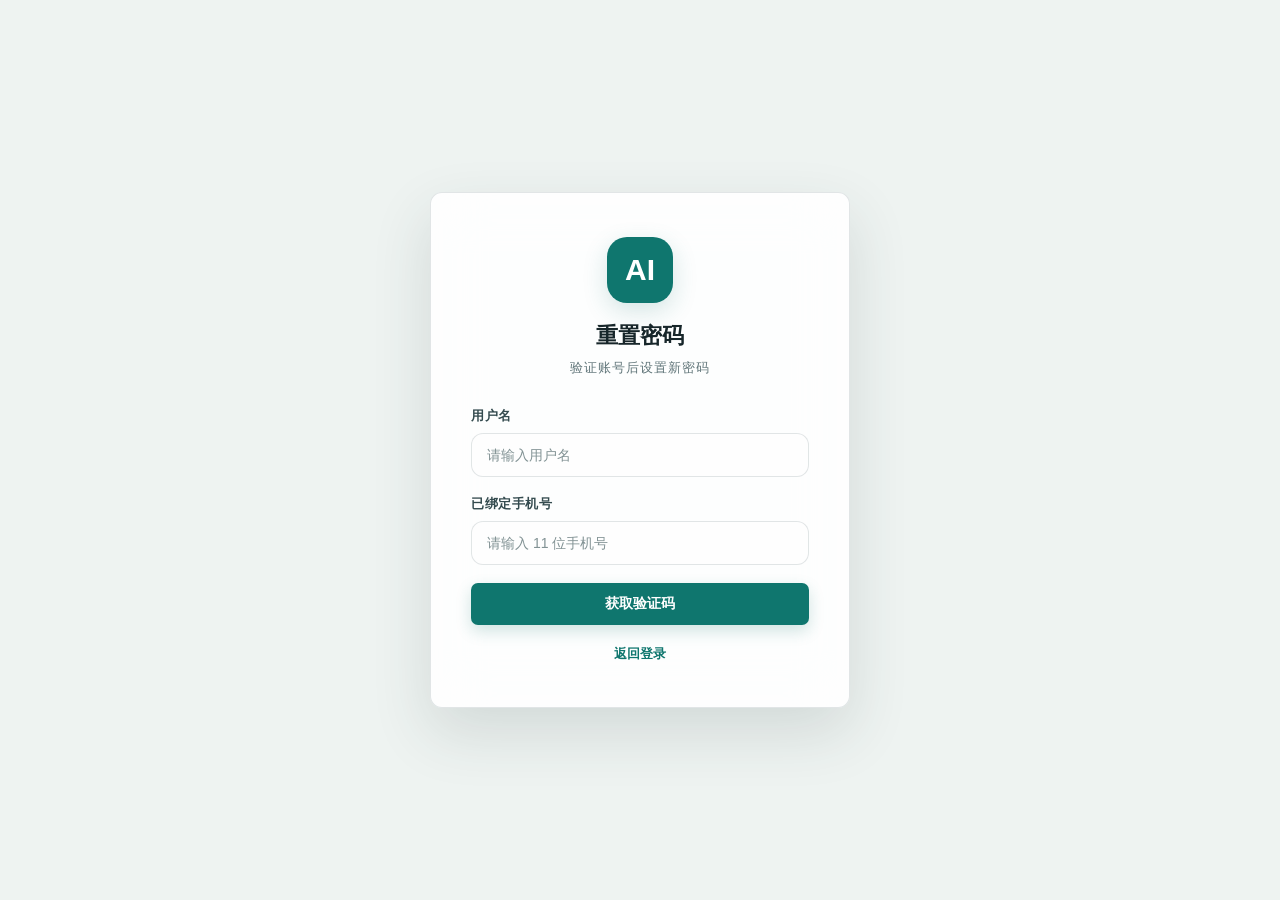
<file: templates/forgot_password.html>
<!DOCTYPE html>
<html lang="zh-CN">
<head>
    <meta charset="UTF-8">
    <meta name="viewport" content="width=device-width, initial-scale=1.0">
    <title>忘记密码 - AI客服工单自动化系统</title>
    <link rel="stylesheet" href="/static/style.css?v=20260903">
</head>
<body class="login-body">
    <main class="login-card">
        <div class="login-logo">
            <div class="login-logo-icon">AI</div>
            <h1>重置密码</h1>
            <p class="login-sub">验证账号后设置新密码</p>
        </div>

        <form id="forgot-password-form" class="login-form" autocomplete="off">
            <div class="field">
                <label for="username">用户名</label>
                <input type="text" id="username" placeholder="请输入用户名" autocomplete="username" required>
            </div>
            <div class="field" id="phone-field">
                <label for="phone">已绑定手机号</label>
                <input type="tel" id="phone" placeholder="请输入 11 位手机号" autocomplete="tel" pattern="1[3-9][0-9]{9}" required>
            </div>
            <button type="submit" class="btn btn-primary btn-block" id="request-reset-btn">获取验证码</button>

            <div id="reset-step" hidden>
                <div class="field">
                    <label for="reset-code">短信验证码</label>
                    <input type="text" id="reset-code" placeholder="请输入 6 位验证码" autocomplete="one-time-code" inputmode="numeric" required>
                </div>
                <div class="field">
                    <label for="password">新密码</label>
                    <input type="password" id="password" placeholder="至少 8 位，包含字母和数字" autocomplete="new-password" required>
                </div>
                <div class="field">
                    <label for="confirm-password">确认新密码</label>
                    <input type="password" id="confirm-password" placeholder="再次输入新密码" autocomplete="new-password" required>
                </div>
                <button type="button" class="btn btn-primary btn-block" id="forgot-password-btn">重置密码</button>
            </div>
            <div class="login-error" id="forgot-password-error" hidden></div>
            <div class="login-success" id="forgot-password-success" hidden></div>
        </form>

        <div class="login-back"><a href="/login">返回登录</a></div>
    </main>

    <script src="/static/forgot_password.js?v=20260903"></script>
</body>
</html>
</file>
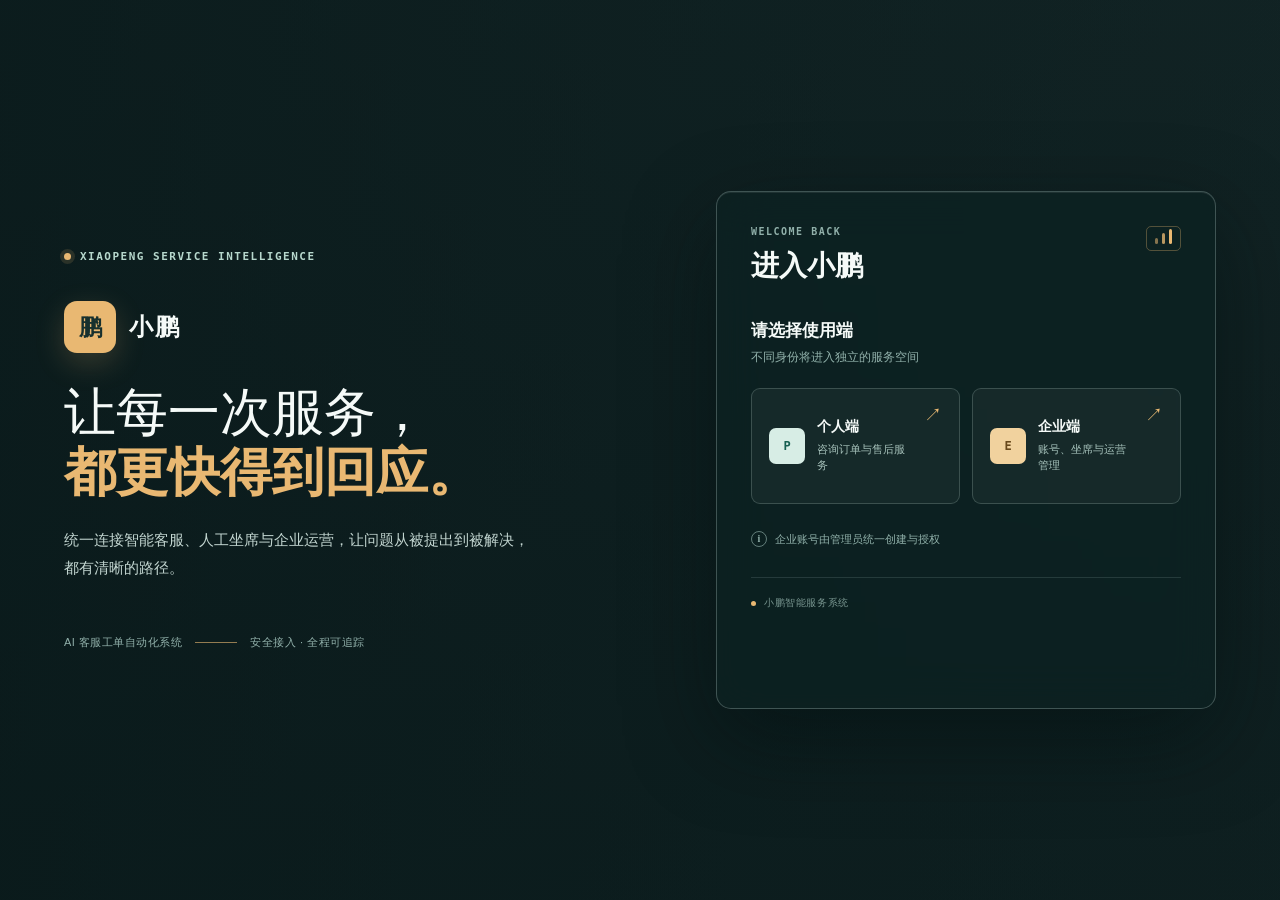
<file: templates/login.html>
<!DOCTYPE html>
<html lang="zh-CN">
<head>
    <meta charset="UTF-8">
    <meta name="viewport" content="width=device-width, initial-scale=1.0">
    <title>登录 - 小鹏 AI 客服</title>
    <link rel="stylesheet" href="/static/style.css?v=20260904-login">
</head>
<body class="login-body login-page">
    <div class="login-backdrop" aria-hidden="true"></div>
    <div class="login-shade" aria-hidden="true"></div>

    <main class="login-shell">
        <section class="login-identity" aria-label="小鹏 AI 客服">
            <div class="identity-topline"><span class="signal-dot"></span> XIAOPENG SERVICE INTELLIGENCE</div>
            <div class="brand-lockup">
                <div class="login-logo-icon" aria-hidden="true">鹏</div>
                <span>小鹏</span>
            </div>
            <h1>让每一次服务，<br><strong>都更快得到回应。</strong></h1>
            <p class="identity-copy">统一连接智能客服、人工坐席与企业运营，让问题从被提出到被解决，都有清晰的路径。</p>
            <div class="identity-meta">
                <span>AI 客服工单自动化系统</span>
                <span class="meta-line"></span>
                <span>安全接入 · 全程可追踪</span>
            </div>
        </section>

        <section class="login-card login-panel tilt" aria-labelledby="login-title">
            <div class="login-panel-head">
                <div>
                    <p class="panel-kicker">WELCOME BACK</p>
                    <h2 id="login-title">进入小鹏</h2>
                </div>
                <div class="login-secure-mark" title="安全连接" aria-label="安全连接">
                    <span></span><span></span><span></span>
                </div>
            </div>

            <div class="login-stage" id="mode-stage">
                <p class="stage-title">请选择使用端</p>
                <p class="stage-desc">不同身份将进入独立的服务空间</p>
                <div class="login-mode-grid" role="group" aria-label="选择登录端">
                    <button type="button" class="login-mode-card" data-mode="personal">
                        <span class="mode-icon mode-icon-personal" aria-hidden="true">P</span>
                        <span class="mode-card-copy"><strong>个人端</strong><small>咨询订单与售后服务</small></span>
                        <span class="mode-arrow" aria-hidden="true">↗</span>
                    </button>
                    <button type="button" class="login-mode-card" data-mode="enterprise">
                        <span class="mode-icon mode-icon-enterprise" aria-hidden="true">E</span>
                        <span class="mode-card-copy"><strong>企业端</strong><small>账号、坐席与运营管理</small></span>
                        <span class="mode-arrow" aria-hidden="true">↗</span>
                    </button>
                </div>
                <p class="stage-footnote"><span class="footnote-mark">i</span> 企业账号由管理员统一创建与授权</p>
                <div class="login-demo-accounts" hidden aria-hidden="true">admin / 123456 · 系统管理员 · manager / 123456 · 经理仪表盘 · agent / 123456 · 客服工作台 · user / 123456 · 客户聊天</div>
            </div>

            <div class="login-stage hidden" id="credentials-stage">
                <button type="button" class="login-stage-back" id="back-to-modes">← 返回选择使用端</button>
                <div class="selected-mode" id="selected-mode-label"></div>
                <form id="login-form" class="login-form" autocomplete="off">
                    <div class="field">
                        <label for="username">账号</label>
                        <input type="text" id="username" placeholder="请输入用户名" autocomplete="username" required>
                    </div>
                    <div class="field">
                        <label for="password">密码</label>
                        <input type="password" id="password" placeholder="请输入密码" autocomplete="current-password" required>
                    </div>
                    <div class="login-error" id="login-error" hidden></div>
                    <button type="submit" class="btn btn-primary btn-block login-submit" id="login-btn">继续登录 <span aria-hidden="true">→</span></button>
                </form>
                <div class="login-links">
                    <a href="/register" id="register-link">注册个人账号</a>
                    <a href="/forgot-password">忘记密码</a>
                </div>
            </div>

            <div class="login-stage hidden" id="phone-stage">
                <button type="button" class="login-stage-back" id="back-to-credentials">← 返回账号登录</button>
                <div class="selected-mode"><span class="phone-step-number">02</span><span><strong>验证手机号</strong><small id="phone-description">完成验证后才能建立安全会话</small></span></div>
                <form id="phone-form" class="login-form" autocomplete="off">
                    <div class="field">
                        <label for="phone">手机号</label>
                        <input type="tel" id="phone" placeholder="请输入常用手机号" inputmode="numeric" autocomplete="tel" maxlength="11" required>
                    </div>
                    <div class="field code-field">
                        <label for="phone-code">短信验证码</label>
                        <div class="code-input-row">
                            <input type="text" id="phone-code" placeholder="6 位验证码" inputmode="numeric" autocomplete="one-time-code" maxlength="6" required>
                            <button type="button" class="btn btn-ghost send-code-btn" id="send-code-btn">发送验证码</button>
                        </div>
                    </div>
                    <div class="login-hint" id="phone-hint" hidden></div>
                    <div class="login-error" id="phone-error" hidden></div>
                    <button type="submit" class="btn btn-primary btn-block login-submit" id="verify-phone-btn">完成验证 <span aria-hidden="true">→</span></button>
                </form>
            </div>

            <div class="login-panel-footer"><span class="footer-pulse"></span> 小鹏智能服务系统</div>
        </section>
    </main>

    <script src="/static/login.js?v=20260904-login"></script>
</body>
</html>
</file>
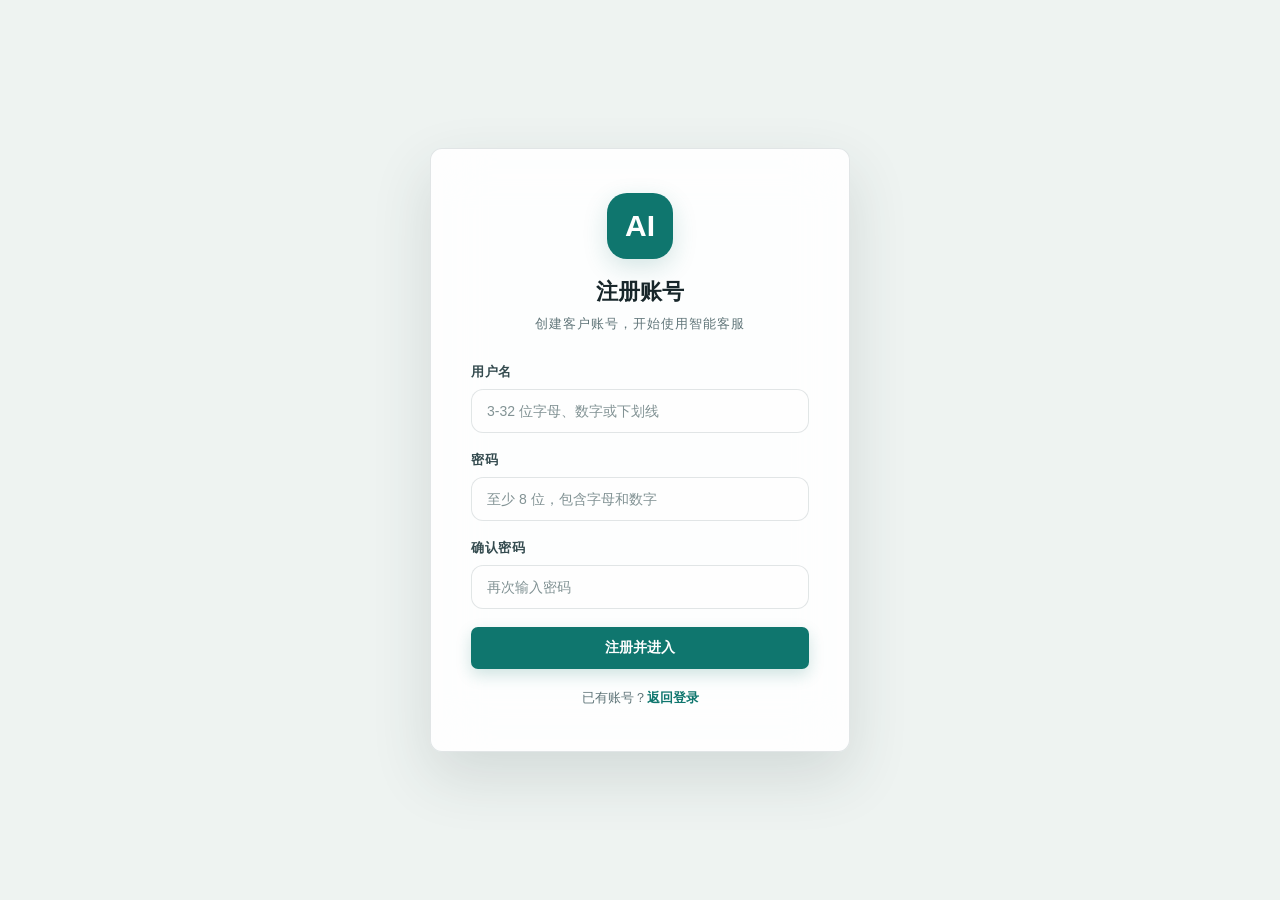
<file: templates/register.html>
<!DOCTYPE html>
<html lang="zh-CN">
<head>
    <meta charset="UTF-8">
    <meta name="viewport" content="width=device-width, initial-scale=1.0">
    <title>注册账号 - AI客服工单自动化系统</title>
    <link rel="stylesheet" href="/static/style.css?v=20260903">
</head>
<body class="login-body">
    <main class="login-card">
        <div class="login-logo">
            <div class="login-logo-icon">AI</div>
            <h1>注册账号</h1>
            <p class="login-sub">创建客户账号，开始使用智能客服</p>
        </div>

        <form id="register-form" class="login-form" autocomplete="off">
            <div class="field">
                <label for="username">用户名</label>
                <input type="text" id="username" placeholder="3-32 位字母、数字或下划线" autocomplete="username" required>
            </div>
            <div class="field">
                <label for="password">密码</label>
                <input type="password" id="password" placeholder="至少 8 位，包含字母和数字" autocomplete="new-password" required>
            </div>
            <div class="field">
                <label for="confirm-password">确认密码</label>
                <input type="password" id="confirm-password" placeholder="再次输入密码" autocomplete="new-password" required>
            </div>
            <div class="login-error" id="register-error" hidden></div>
            <button type="submit" class="btn btn-primary btn-block" id="register-btn">注册并进入</button>
        </form>

        <div class="login-back">已有账号？<a href="/login">返回登录</a></div>
    </main>

    <script src="/static/register.js?v=20260903"></script>
</body>
</html>
</file>
<file: static/style.css>
/* ============================================================
   AI 客服工单自动化系统 —— 企业客服工作台
   设计语言：清晰层级 + 工作台分区 + teal 主操作色
   覆盖：登录页 / 客户聊天 / 客服工作台 / 管理员后台 / 经理仪表盘
   ============================================================ */

:root {
  /* 背景 */
  --bg-deep: #eef3f1;
  --bg-1: #f7faf9;
  --bg-2: #e4ece9;
  --bg-3: #d5e2de;

  /* 极光色 */
  --indigo: #0f766e;
  --violet: #2563eb;
  --cyan:   #168b91;
  --pink:   #d86b50;
  --blue:   #2563eb;

  /* 文字 */
  --text-0: #17262a;
  --text-1: #344b4f;
  --text-2: #607579;
  --text-3: #829294;

  /* 玻璃 */
  --glass:       rgba(255, 255, 255, 0.78);
  --glass-strong: rgba(255, 255, 255, 0.96);
  --line:        rgba(23, 55, 58, 0.12);
  --line-strong: rgba(23, 55, 58, 0.24);

  /* 语义色 */
  --green:  #0f8a6b;
  --amber:  #b76b12;
  --red:    #c2463c;

  /* 光晕 */
  --glow-indigo: 0 8px 24px rgba(15, 118, 110, 0.18);
  --glow-violet: 0 8px 24px rgba(37, 99, 235, 0.16);
  --glow-cyan:   0 8px 24px rgba(22, 139, 145, 0.16);

  /* 渐变主色 */
  --grad: linear-gradient(135deg, var(--indigo), var(--violet));
  --grad-bright: linear-gradient(135deg, #0f766e, #168b91);

  --radius: 8px;
  --radius-lg: 12px;
}

/* 管理员后台、经理仪表盘与客服工作台 */
.manager-container, .staff-container { max-width: 1180px; }
.manager-intro { display: flex; align-items: flex-end; justify-content: space-between; gap: 24px; padding: 30px 0 22px; }
.manager-intro h1 { margin: 4px 0 8px; font-size: 30px; color: var(--text-0); }
.manager-intro p:not(.eyebrow) { color: var(--text-2); font-size: 14px; }
.eyebrow { margin: 0; color: #0f8a6b; font-size: 12px; font-weight: 800; letter-spacing: 1px; text-transform: uppercase; }
.manager-metrics { display: grid; grid-template-columns: repeat(6, 1fr); gap: 12px; margin-bottom: 18px; }
.manager-metrics .metric-card { min-height: 94px; padding: 16px; }
.manager-metrics .metric-value { font-size: 25px; }
.manager-grid { display: grid; grid-template-columns: 1.15fr .85fr; gap: 18px; }
.manager-panel { margin-bottom: 18px; }
.bar-chart { height: 190px; display: flex; align-items: stretch; justify-content: space-around; gap: 8px; padding: 18px 8px 0; border-bottom: 1px solid var(--line); }
.bar-day { flex: 1; min-width: 28px; display: flex; flex-direction: column; align-items: center; gap: 7px; color: var(--text-3); font-size: 11px; }
.bar-group { height: 158px; width: min(48px, 100%); display: flex; align-items: flex-end; justify-content: center; gap: 3px; }
.bar { display: block; flex: 1; min-height: 3px; border-radius: 3px 3px 0 0; }
.bar.total, .chart-dot.total { background: #0f8a6b; }.bar.handoff, .chart-dot.handoff { background: #d97706; }.bar.resolved, .chart-dot.resolved { background: #2563eb; }
.chart-legend { display: flex; gap: 16px; margin-top: 12px; color: var(--text-2); font-size: 12px; }
.chart-dot { display: inline-block; width: 8px; height: 8px; border-radius: 50%; margin-right: 5px; }
.agent-performance { display: flex; flex-direction: column; gap: 17px; }
.agent-row-top { display: flex; justify-content: space-between; gap: 12px; font-size: 13px; color: var(--text-0); }.agent-row-top span, .agent-row small { color: var(--text-3); font-size: 12px; }
.agent-progress { height: 7px; margin: 8px 0 5px; background: #e8efed; border-radius: 5px; overflow: hidden; }.agent-progress i { display: block; height: 100%; background: #0f8a6b; border-radius: inherit; }
.manager-stats { display: grid; grid-template-columns: repeat(2, minmax(0, 1fr)); gap: 14px; }.manager-stats .stat-block { min-height: 0; padding: 14px; }.manager-stats .stat-block b { display: block; margin-bottom: 10px; color: var(--text-0); font-size: 13px; }.stat-tags { display: flex; flex-wrap: wrap; gap: 7px; }.stat-tags span { padding: 6px 8px; border: 1px solid var(--line); border-radius: 5px; color: var(--text-2); font-size: 12px; }
.account-form { padding: 16px; margin-bottom: 18px; border: 1px solid var(--line); border-radius: 7px; background: #f7fbfa; }.account-form-grid { display: grid; grid-template-columns: 1.2fr 1.2fr .8fr; gap: 12px; }.account-form label { color: var(--text-2); font-size: 12px; font-weight: 700; }.account-form input, .account-form select { display: block; box-sizing: border-box; width: 100%; margin-top: 6px; padding: 9px 10px; border: 1px solid var(--line); border-radius: 5px; background: #fff; color: var(--text-0); font: inherit; }.permission-picker { display: flex; flex-wrap: wrap; gap: 10px 18px; margin-top: 15px; }.permission-picker label { font-size: 12px; font-weight: 500; }.permission-picker.disabled { opacity: .45; }.account-form-actions { display: flex; gap: 9px; margin-top: 15px; }
.account-list { display: flex; flex-direction: column; gap: 8px; }.account-row { display: grid; grid-template-columns: 1fr 1.5fr auto; align-items: center; gap: 14px; padding: 13px 14px; border: 1px solid var(--line); border-radius: 6px; background: #fff; }.account-main { display: flex; align-items: center; flex-wrap: wrap; gap: 8px; color: var(--text-0); }.role-badge, .account-status { padding: 3px 7px; border-radius: 4px; font-size: 11px; }.role-badge.admin { background: #e5eefb; color: #245b9d; }.role-badge.manager { background: #fff1dc; color: #a95d08; }.role-badge.agent { background: #e4f5ed; color: #0f8a6b; }.role-badge.customer { background: #eef1f2; color: #607579; }.account-status.active { color: #0f8a6b; }.account-status.inactive { color: #c2410c; }.account-permissions { display: flex; flex-wrap: wrap; gap: 5px; color: var(--text-2); font-size: 12px; }.account-permissions span { padding: 3px 6px; background: #eef6f3; border-radius: 4px; }.account-actions { display: flex; gap: 6px; }.audit-list { display: flex; flex-direction: column; gap: 6px; max-height: 260px; overflow-y: auto; }.audit-row { display: grid; grid-template-columns: 145px 100px 120px 1fr; gap: 10px; padding: 9px 0; border-bottom: 1px solid var(--line); color: var(--text-2); font-size: 12px; }.audit-row b { color: var(--text-0); }
.agent-run-list { display: flex; flex-direction: column; gap: 8px; max-height: 420px; overflow-y: auto; }.agent-run-row { display: grid; grid-template-columns: 1fr 1.35fr 1.2fr; align-items: center; gap: 14px; padding: 13px 14px; border: 1px solid var(--line); border-radius: 6px; background: #fff; }.agent-run-main { display: flex; align-items: center; flex-wrap: wrap; gap: 8px; }.agent-run-main small, .agent-run-meta { color: var(--text-3); font-size: 11px; }.agent-run-status { padding: 3px 7px; border-radius: 4px; font-size: 11px; }.agent-run-status.success { color: #0f8a6b; background: #e4f5ed; }.agent-run-status.failed { color: #c2410c; background: #fff0e8; }.agent-run-status.running { color: #8a650f; background: #fff7dc; }.agent-run-question { overflow: hidden; color: var(--text-2); font-size: 12px; text-overflow: ellipsis; white-space: nowrap; }.agent-run-meta { display: flex; align-items: center; justify-content: space-between; gap: 8px; }.agent-run-detail { margin-top: 15px; padding-top: 15px; border-top: 1px solid var(--line); }.agent-detail-head { display: flex; justify-content: space-between; align-items: center; margin-bottom: 10px; }.agent-event { margin-top: 7px; border: 1px solid var(--line); border-radius: 5px; background: #f7fbfa; }.agent-event summary { cursor: pointer; padding: 9px 11px; color: var(--text-2); font-size: 12px; }.agent-event pre { overflow-x: auto; padding: 10px 11px; border-top: 1px solid var(--line); color: var(--text-1); font: 11px/1.5 ui-monospace, SFMono-Regular, Consolas, monospace; white-space: pre-wrap; word-break: break-word; }.error-text { color: #c2410c; }
@media (max-width: 900px) { .manager-metrics { grid-template-columns: repeat(3, 1fr); }.manager-grid { grid-template-columns: 1fr; }.account-row, .agent-run-row { grid-template-columns: 1fr; }.audit-row { grid-template-columns: 1fr 1fr; }.agent-run-meta { justify-content: flex-start; flex-wrap: wrap; } }
@media (max-width: 600px) { .manager-intro { align-items: flex-start; flex-direction: column; }.manager-intro h1 { font-size: 25px; }.manager-metrics { grid-template-columns: repeat(2, 1fr); }.account-form-grid { grid-template-columns: 1fr; }.account-actions { flex-wrap: wrap; }.bar-chart { gap: 3px; padding-left: 0; padding-right: 0; } }

/* ---------- 经理运营驾驶舱：分层数据可视化 ---------- */
.manager-dashboard-shell { max-width: 1240px; padding-bottom: 48px; }
.manager-dashboard-shell::before { content: ""; position: fixed; z-index: -1; inset: 0; pointer-events: none; background: radial-gradient(circle at 84% 8%, rgba(19, 131, 116, .14), transparent 26%), radial-gradient(circle at 12% 80%, rgba(37, 99, 235, .08), transparent 28%), #0c171b; }
.dashboard-hero { display: flex; align-items: flex-end; justify-content: space-between; gap: 24px; padding: 48px 0 30px; color: #eefbf7; }
.dashboard-hero h1 { margin: 7px 0 10px; color: #f4fffb; font-size: clamp(28px, 4vw, 46px); letter-spacing: 0; line-height: 1; }
.dashboard-hero p:not(.eyebrow) { color: #91aaa7; font-size: 14px; }
.dashboard-hero .eyebrow { color: #67e8c3; letter-spacing: 2px; }
.dashboard-command-bar { display: flex; align-items: center; gap: 10px; }
.dashboard-search { display: flex; align-items: center; width: 210px; height: 42px; padding: 0 12px; border: 1px solid rgba(142, 210, 193, .22); border-radius: 8px; background: rgba(16, 37, 40, .78); box-shadow: inset 0 1px 0 rgba(255,255,255,.07), 0 12px 30px rgba(0,0,0,.16); color: #7da49c; transition: border-color .2s, box-shadow .2s, transform .2s; }
.dashboard-search:focus-within { border-color: #67e8c3; box-shadow: 0 0 0 3px rgba(103,232,195,.1), inset 0 1px 0 rgba(255,255,255,.08); transform: translateY(-1px); }
.dashboard-search span { margin-right: 8px; font-size: 22px; line-height: 1; }
.dashboard-search input { width: 100%; border: 0; outline: 0; background: transparent; color: #e6faf4; font: inherit; font-size: 12px; }
.dashboard-search input::placeholder { color: #6c8985; }
.dashboard-refresh { height: 42px; border-color: rgba(142, 210, 193, .22); background: rgba(16, 37, 40, .72); color: #d7eee8; box-shadow: 0 10px 24px rgba(0,0,0,.12); }
.manager-dashboard-shell .dashboard-refresh { border-color: rgba(142, 210, 193, .22); background: rgba(16, 37, 40, .72); color: #d7eee8; }
.manager-dashboard-shell .dashboard-refresh:hover { border-color: rgba(103, 232, 195, .5); background: rgba(31, 70, 70, .9); color: #f3fffb; }
.dashboard-refresh span { display: inline-block; margin-right: 6px; font-size: 18px; transition: transform .5s; }
.dashboard-refresh:hover span { transform: rotate(180deg); }
.dashboard-metrics { grid-template-columns: repeat(6, minmax(0, 1fr)); gap: 12px; margin-bottom: 22px; }
.dashboard-metrics .metric-card { position: relative; min-height: 142px; overflow: hidden; padding: 16px 15px; border: 1px solid rgba(160, 220, 205, .14); border-radius: 10px; background: linear-gradient(145deg, rgba(25, 52, 54, .98), rgba(13, 29, 33, .98)); box-shadow: 0 16px 0 rgba(0,0,0,.1), 0 24px 36px rgba(0,0,0,.22), inset 0 1px 0 rgba(255,255,255,.08); transform: translateY(0); transition: transform .22s, box-shadow .22s; }
.dashboard-metrics .metric-card::after { position: absolute; content: ""; width: 100px; height: 100px; right: -36px; bottom: -46px; border: 1px solid var(--metric-accent, rgba(103,232,195,.3)); border-radius: 50%; box-shadow: 0 0 0 10px rgba(255,255,255,.015), 0 0 0 20px rgba(255,255,255,.012); }
.dashboard-metrics .metric-card:hover { transform: translateY(-4px); box-shadow: 0 20px 0 rgba(0,0,0,.1), 0 30px 42px rgba(0,0,0,.3), inset 0 1px 0 rgba(255,255,255,.1); }
.metric-card-primary { --metric-accent: #67e8c3; }.metric-card-cyan { --metric-accent: #67d6e8; }.metric-card-amber { --metric-accent: #f5b84b; }.metric-card-blue { --metric-accent: #82aaff; }.metric-card-red { --metric-accent: #f47d6e; }.metric-card-dark { --metric-accent: #a7bac0; }
.dashboard-metrics .metric-kicker { display: block; color: var(--metric-accent); font: 700 9px/1.2 ui-monospace, SFMono-Regular, Consolas, monospace; letter-spacing: 1px; }
.dashboard-metrics .metric-label { margin-top: 14px; color: #a8c0bc; font-size: 12px; }.dashboard-metrics .metric-value { margin-top: 4px; color: #f3fffb; font-size: 27px; letter-spacing: 0; }.dashboard-metrics .metric-foot { display: block; margin-top: 8px; color: #66807d; font-size: 10px; }
.dashboard-visual-grid, .dashboard-lower-grid { display: grid; grid-template-columns: 1fr 1.28fr; gap: 16px; align-items: stretch; }
.dashboard-lower-grid { grid-template-columns: 1.1fr .9fr; margin-top: 16px; }.dashboard-card { position: relative; overflow: hidden; margin-bottom: 0; padding: 21px; border: 1px solid rgba(155, 207, 196, .15); border-radius: 10px; background: linear-gradient(155deg, rgba(21, 45, 47, .98), rgba(11, 27, 31, .98)); box-shadow: 0 18px 0 rgba(0,0,0,.12), 0 25px 44px rgba(0,0,0,.19), inset 0 1px 0 rgba(255,255,255,.065); color: #e8f8f4; }
.dashboard-card::before { position: absolute; content: ""; inset: 0 0 auto; height: 1px; background: linear-gradient(90deg, transparent, rgba(103,232,195,.6), transparent); opacity: .65; }
.dashboard-card .panel-head { margin-bottom: 18px; }.dashboard-card .panel-title { color: #eaf9f4; }.dashboard-card .panel-tip, .dashboard-card .panel-desc { color: #71908c; }.section-index { display: block; margin-bottom: 6px; color: #67e8c3; font: 700 9px/1.2 ui-monospace, SFMono-Regular, Consolas, monospace; letter-spacing: 1.3px; }
.mix-visual { display: flex; align-items: center; justify-content: space-around; gap: 20px; min-height: 280px; }.donut-stage { position: relative; display: grid; place-items: center; width: 244px; height: 244px; perspective: 700px; }.donut-shadow { position: absolute; width: 158px; height: 42px; bottom: 22px; border-radius: 50%; background: rgba(0,0,0,.45); filter: blur(13px); transform: rotateX(66deg); }.routing-donut { position: relative; z-index: 2; width: 216px; height: 216px; overflow: visible; transform: rotateX(17deg) rotateZ(-5deg); transform-style: preserve-3d; }.donut-track { fill: none; stroke: rgba(113, 163, 153, .16); stroke-width: 20; }.donut-ring { fill: none; stroke-width: 20; stroke-linecap: butt; transition: stroke-dasharray .6s ease; }.donut-ring-human { stroke: #d97748; }.donut-ring-auto { stroke: #5de0ba; filter: drop-shadow(0 0 8px rgba(93,224,186,.35)); }.donut-core { position: absolute; z-index: 3; display: flex; flex-direction: column; align-items: center; justify-content: center; width: 116px; height: 116px; border: 1px solid rgba(155, 231, 211, .25); border-radius: 50%; background: radial-gradient(circle at 35% 28%, #2b6660, #102b30 70%); box-shadow: inset 0 2px 5px rgba(255,255,255,.14), 0 8px 18px rgba(0,0,0,.28); transform: translateZ(30px); }.donut-core strong { color: #f0fff9; font-size: 27px; }.donut-core span { color: #8fb8ad; font-size: 10px; }.donut-orbit { position: absolute; z-index: 4; width: 260px; height: 72px; border: 1px solid rgba(103,232,195,.18); border-radius: 50%; transform: rotateX(68deg) rotateZ(-10deg); pointer-events: none; }.orbit-two { width: 222px; height: 58px; border-color: rgba(245,184,75,.16); transform: rotateX(68deg) rotateZ(18deg); }
.mix-legend { min-width: 165px; }.mix-legend-row { display: grid; grid-template-columns: 12px 1fr auto auto; align-items: center; gap: 7px; padding: 12px 0; border-bottom: 1px solid rgba(153, 203, 193, .12); color: #9bbab4; font-size: 12px; }.mix-legend-row b { color: #eefcf8; font-size: 14px; }.mix-legend-row em { color: #69d8b7; font-style: normal; font-size: 11px; }.legend-swatch { width: 8px; height: 8px; border-radius: 50%; }.legend-swatch.auto { background: #5de0ba; box-shadow: 0 0 10px #5de0ba; }.legend-swatch.human { background: #d97748; box-shadow: 0 0 10px #d97748; }.mix-total { margin-top: 14px; color: #6f918a; font-size: 11px; }
.line-chart-wrap { height: 280px; padding: 3px 0 0; }.trend-svg { width: 100%; height: 100%; overflow: visible; }.trend-grid { stroke: rgba(144, 195, 184, .13); stroke-width: 1; stroke-dasharray: 3 7; }.trend-axis { fill: #6f928b; font-size: 11px; }.trend-line { fill: none; stroke-width: 3; stroke-linecap: round; stroke-linejoin: round; filter: drop-shadow(0 4px 4px rgba(0,0,0,.3)); }.trend-line-shadow { fill: none; stroke-width: 9; opacity: .13; filter: url(#line-shadow); }.trend-point { stroke: #10282c; stroke-width: 3; filter: drop-shadow(0 3px 3px rgba(0,0,0,.35)); }.dashboard-card .chart-legend { margin-top: 5px; color: #7d9c96; }.dashboard-card .chart-dot.total { background: #67e8c3; }.dashboard-card .chart-dot.handoff { background: #f5b84b; }.dashboard-card .chart-dot.resolved { background: #82aaff; }
.category-distribution { display: flex; flex-direction: column; gap: 14px; }.category-row { display: grid; gap: 7px; }.category-label { display: grid; grid-template-columns: 28px 1fr auto; align-items: center; gap: 8px; color: #a3beb8; font-size: 12px; }.category-label b { color: #f2fffb; font-size: 13px; }.category-rank { color: #568179; font: 700 10px ui-monospace, SFMono-Regular, Consolas, monospace; }.category-track { height: 8px; overflow: hidden; border-radius: 2px; background: rgba(134, 181, 172, .11); box-shadow: inset 0 1px 3px rgba(0,0,0,.22); transform: skewX(-18deg); }.category-track i { display: block; height: 100%; border-radius: 2px; background: linear-gradient(90deg, #378d7d, #70e6c2); box-shadow: 0 0 16px rgba(103,232,195,.28); transform: skewX(18deg); transform-origin: left; transition: width .5s ease; }.agent-performance { gap: 16px; }.dashboard-card .agent-row-top { color: #e8f8f4; }.dashboard-card .agent-row-top span, .dashboard-card .agent-row small { color: #73938d; }.dashboard-card .agent-progress { height: 7px; margin: 8px 0 5px; background: rgba(134,181,172,.13); }.dashboard-card .agent-progress i { background: linear-gradient(90deg, #5c9df2, #86b5ff); box-shadow: 0 0 13px rgba(130,170,255,.34); }.dashboard-stats-card { margin-top: 16px; }.dashboard-card .manager-stats { grid-template-columns: repeat(2, minmax(0, 1fr)); }.dashboard-card .stat-block { border: 1px solid rgba(153,203,193,.12); border-radius: 7px; background: rgba(255,255,255,.025); }.dashboard-card .stat-block b { color: #d9f2ec; }.dashboard-card .stat-tags span { border-color: rgba(153,203,193,.14); background: rgba(255,255,255,.04); color: #8eaea7; }
.dashboard-card .empty { color: #789790; }.manager-dashboard-shell .metric-card { color: #e8f8f4; }
.admin-body:has(.manager-dashboard-shell) .brand-name { color: #e8f8f4; }
.admin-body:has(.manager-dashboard-shell) .navbar-user { color: #b8d0ca; }
@media (max-width: 1080px) { .dashboard-metrics { grid-template-columns: repeat(3, minmax(0, 1fr)); }.dashboard-visual-grid, .dashboard-lower-grid { grid-template-columns: 1fr; } }
.rag-quality-card { margin-top: 16px; }.rag-quality-grid { display: grid; grid-template-columns: minmax(0, 1fr) 220px; gap: 24px; align-items: center; }.rag-quality-metrics { display: grid; grid-template-columns: repeat(4, minmax(0, 1fr)); gap: 12px; }.rag-quality-metric { min-height: 112px; padding: 16px; border: 1px solid rgba(155,207,196,.14); background: linear-gradient(145deg, rgba(21,45,47,.9), rgba(11,27,31,.92)); box-shadow: inset 0 1px rgba(255,255,255,.06), 0 14px 30px rgba(0,0,0,.15); }.rag-quality-metric span, .rag-quality-metric small { display: block; color: #86aaa2; font-size: 12px; }.rag-quality-metric strong { display: block; margin: 10px 0 6px; color: #f2fffb; font-size: 28px; line-height: 1; }.cache-orbit-stage { display: grid; justify-items: center; gap: 14px; }.cache-orbit { --cache-rate: 0%; width: 164px; height: 164px; display: grid; place-items: center; border: 1px solid rgba(103,232,195,.35); border-radius: 50%; background: conic-gradient(#67e8c3 0 var(--cache-rate), rgba(130,170,255,.48) var(--cache-rate) 86%, rgba(255,255,255,.08) 86% 100%); box-shadow: 0 0 42px rgba(103,232,195,.14), inset 0 0 28px rgba(103,232,195,.1); }.cache-orbit-core { width: 116px; height: 116px; display: grid; place-items: center; align-content: center; border-radius: 50%; background: #101a2d; box-shadow: inset 0 0 24px rgba(0,0,0,.5); }.cache-orbit-core strong { color: #67e8c3; font-size: 25px; }.cache-orbit-core span { color: #91a1b8; font-size: 12px; }.cache-orbit-label { display: flex; gap: 12px; align-items: center; color: #91a1b8; font-size: 12px; }.cache-orbit-label i { width: 7px; height: 7px; display: inline-block; border-radius: 50%; background: #67e8c3; box-shadow: 0 0 10px rgba(103,232,195,.7); }.cache-orbit-label i:nth-of-type(2) { background: #82aaff; box-shadow: 0 0 10px rgba(130,170,255,.7); }.cache-orbit-label b { color: #f4f8ff; }
@media (max-width: 900px) { .rag-quality-grid { grid-template-columns: 1fr; }.rag-quality-metrics { grid-template-columns: repeat(2, minmax(0, 1fr)); } } @media (max-width: 520px) { .rag-quality-metrics { grid-template-columns: 1fr; } }
@media (max-width: 680px) { .dashboard-hero { align-items: flex-start; flex-direction: column; padding-top: 30px; }.dashboard-command-bar { width: 100%; }.dashboard-search { flex: 1; width: auto; }.dashboard-metrics { grid-template-columns: repeat(2, minmax(0, 1fr)); }.dashboard-metrics .metric-card { min-height: 128px; }.dashboard-metrics .metric-value { font-size: 23px; }.dashboard-card { padding: 16px; }.mix-visual { flex-direction: column; min-height: auto; padding: 8px 0 12px; }.mix-legend { width: 100%; }.line-chart-wrap { height: 230px; }.dashboard-card .manager-stats { grid-template-columns: 1fr; } }
@media (prefers-reduced-motion: reduce) { .dashboard-metrics .metric-card, .dashboard-search, .dashboard-refresh span, .category-track i { transition: none; } }

* { box-sizing: border-box; margin: 0; padding: 0; }

html, body { height: 100%; }

body {
  font-family: -apple-system, "Segoe UI", "Microsoft YaHei", "PingFang SC", sans-serif;
  color: var(--text-0);
  background: var(--bg-deep);
  overflow-x: hidden;
  -webkit-font-smoothing: antialiased;
}

a { text-decoration: none; color: inherit; }

.hidden { display: none !important; }

/* ---------- 自定义滚动条 ---------- */
::-webkit-scrollbar { width: 9px; height: 9px; }
::-webkit-scrollbar-track { background: transparent; }
::-webkit-scrollbar-thumb {
  background: linear-gradient(var(--indigo), var(--violet));
  border-radius: 999px;
  border: 2px solid var(--bg-deep);
}

::selection { background: rgba(139, 92, 246, 0.4); color: #fff; }

/* ============================================================
   全局 3D 背景场景（由 effects.js 注入 .bg-scene）
   ============================================================ */
.bg-scene {
  position: fixed; inset: 0;
  z-index: -3;
  overflow: hidden;
  background:
    radial-gradient(1200px 800px at 12% -10%, rgba(99, 102, 241, 0.28), transparent 60%),
    radial-gradient(1000px 700px at 88% 12%, rgba(34, 211, 238, 0.20), transparent 60%),
    radial-gradient(1100px 900px at 50% 115%, rgba(139, 92, 246, 0.26), transparent 60%),
    linear-gradient(160deg, var(--bg-deep) 0%, var(--bg-1) 45%, var(--bg-deep) 100%);
}

/* 极光流动层 */
.bg-scene .aurora {
  position: absolute; inset: -40%;
  background:
    radial-gradient(40% 32% at 25% 30%, rgba(139, 92, 246, 0.30), transparent 70%),
    radial-gradient(34% 30% at 72% 24%, rgba(34, 211, 238, 0.22), transparent 70%),
    radial-gradient(42% 36% at 55% 75%, rgba(99, 102, 241, 0.26), transparent 70%);
  filter: blur(50px);
  animation: auroraShift 22s ease-in-out infinite alternate;
  will-change: transform;
}

/* 漂浮玻璃光球 */
.orb {
  position: absolute;
  border-radius: 50%;
  filter: blur(2px);
  background: radial-gradient(circle at 30% 30%, rgba(255,255,255,0.35), rgba(139,92,246,0.12) 60%, transparent);
  opacity: 0.55;
  animation: floatY 16s ease-in-out infinite;
  will-change: transform;
}
.orb.o1 { width: 340px; height: 340px; top: -90px; left: -80px; background: radial-gradient(circle at 32% 32%, rgba(99,102,241,0.5), transparent 65%); }
.orb.o2 { width: 260px; height: 260px; bottom: -70px; right: -50px; background: radial-gradient(circle at 32% 32%, rgba(34,211,238,0.4), transparent 65%); animation-duration: 20s; animation-delay: -5s; }
.orb.o3 { width: 200px; height: 200px; top: 40%; right: 14%; background: radial-gradient(circle at 32% 32%, rgba(236,72,153,0.35), transparent 65%); animation-duration: 24s; animation-delay: -10s; }

/* 3D 透视网格地面 */
.grid-floor {
  position: absolute; left: -60%; right: -60%; bottom: -18%;
  height: 60%;
  background-image:
    linear-gradient(rgba(99, 102, 241, 0.22) 1px, transparent 1px),
    linear-gradient(90deg, rgba(99, 102, 241, 0.22) 1px, transparent 1px);
  background-size: 52px 52px;
  transform: perspective(520px) rotateX(63deg);
  transform-origin: center bottom;
  mask-image: linear-gradient(to top, rgba(0,0,0,0.9), transparent 82%);
  -webkit-mask-image: linear-gradient(to top, rgba(0,0,0,0.9), transparent 82%);
  animation: gridScroll 20s linear infinite;
}

/* 粒子画布 */
#bg-particles { position: absolute; inset: 0; }

/* 顶部渐隐光边 */
.bg-scene::after {
  content: ""; position: absolute; inset: 0;
  background: radial-gradient(120% 90% at 50% 50%, transparent 40%, rgba(5,7,15,0.55) 100%);
}

/* ============================================================
   通用组件
   ============================================================ */
.btn {
  position: relative;
  border: none; border-radius: 12px;
  padding: 12px 22px;
  font-size: 14px; font-weight: 600;
  cursor: pointer;
  transition: transform 0.18s ease, box-shadow 0.25s ease, background 0.25s ease;
  font-family: inherit;
  letter-spacing: 0.3px;
}
.btn:active { transform: translateY(1px) scale(0.99); }

.btn-primary {
  background: var(--grad-bright);
  background-size: 180% 180%;
  color: #fff;
  box-shadow: var(--glow-indigo);
}
.btn-primary:hover { transform: translateY(-2px); box-shadow: 0 8px 32px rgba(99,102,241,0.55); background-position: 100% 50%; }
.btn-primary:disabled { opacity: 0.5; cursor: not-allowed; transform: none; box-shadow: none; }

.btn-ghost {
  background: var(--glass);
  color: var(--text-1);
  border: 1px solid var(--line);
  backdrop-filter: blur(8px);
}
.btn-ghost:hover { background: var(--glass-strong); border-color: var(--line-strong); transform: translateY(-2px); }

.btn-light {
  background: rgba(255, 255, 255, 0.12);
  color: #fff;
  border: 1px solid rgba(255, 255, 255, 0.2);
  backdrop-filter: blur(8px);
}
.btn-light:hover { background: rgba(255, 255, 255, 0.2); transform: translateY(-2px); }

.btn-block { display: block; width: 100%; text-align: center; }

/* 玻璃卡片 */
.glass {
  background: var(--glass);
  border: 1px solid var(--line);
  backdrop-filter: blur(22px) saturate(140%);
  -webkit-backdrop-filter: blur(22px) saturate(140%);
  border-radius: var(--radius);
  box-shadow: 0 20px 60px rgba(0, 0, 0, 0.45), inset 0 1px 0 rgba(255, 255, 255, 0.06);
}

/* 3D 倾斜卡片 */
.tilt {
  transform-style: preserve-3d;
  transition: transform 0.22s ease, box-shadow 0.3s ease;
  will-change: transform;
}

/* 渐变文字 */
.grad-text {
  background: var(--grad-bright);
  background-size: 200% 200%;
  -webkit-background-clip: text;
  background-clip: text;
  color: transparent;
  animation: gradientMove 6s ease infinite;
}

/* 空状态 */
.empty {
  text-align: center; color: var(--text-2);
  padding: 36px; font-size: 14px;
}

/* 标签 */
.tag {
  font-size: 12px; padding: 4px 11px; border-radius: 999px;
  background: rgba(99, 102, 241, 0.22);
  color: var(--text-1);
  font-weight: 600;
  border: 1px solid rgba(99, 102, 241, 0.35);
}
.tag.escalated { background: rgba(251, 191, 36, 0.18); color: var(--amber); border-color: rgba(251, 191, 36, 0.4); }
.tag.resolved  { background: rgba(52, 211, 153, 0.16); color: var(--green); border-color: rgba(52, 211, 153, 0.4); }
.tag.in-progress { background: rgba(59, 130, 246, 0.14); color: #2563eb; border-color: rgba(59, 130, 246, 0.35); }
.tag.waiting { background: rgba(168, 85, 247, 0.14); color: #7e22ce; border-color: rgba(168, 85, 247, 0.35); }
.tag.closed { background: rgba(100, 116, 139, 0.14); color: var(--text-2); border-color: rgba(100, 116, 139, 0.3); }
.tag.overdue { background: rgba(239, 68, 68, 0.14); color: var(--red); border-color: rgba(239, 68, 68, 0.35); }

/* ============================================================
   登录页
   ============================================================ */
.login-body {
  min-height: 100vh;
  display: flex; align-items: center; justify-content: center;
  padding: 24px;
  perspective: 1200px;
}

.login-card {
  width: 100%; max-width: 420px;
  border-radius: var(--radius-lg);
  padding: 44px 40px;
  background: var(--glass);
  border: 1px solid var(--line);
  backdrop-filter: blur(28px) saturate(150%);
  -webkit-backdrop-filter: blur(28px) saturate(150%);
  box-shadow: 0 40px 100px rgba(0, 0, 0, 0.55), var(--glow-violet), inset 0 1px 0 rgba(255, 255, 255, 0.08);
  animation: fadeUp 0.7s cubic-bezier(0.22, 1, 0.36, 1);
}

.login-logo { text-align: center; margin-bottom: 30px; }
.login-logo-icon {
  width: 66px; height: 66px;
  margin: 0 auto 18px;
  border-radius: 20px;
  background: var(--grad-bright);
  background-size: 200% 200%;
  color: #fff; font-size: 30px; font-weight: 800;
  display: flex; align-items: center; justify-content: center;
  box-shadow: var(--glow-indigo);
  animation: gradientMove 6s ease infinite, floatY 6s ease-in-out infinite;
}
.login-logo h1 { font-size: 22px; font-weight: 800; color: var(--text-0); }
.login-sub { font-size: 13px; color: var(--text-2); margin-top: 8px; letter-spacing: 1px; }

.login-form .field { margin-bottom: 18px; }
.login-form label {
  display: block; font-size: 13px; color: var(--text-1);
  margin-bottom: 8px; font-weight: 600; letter-spacing: 0.5px;
}
.login-form input {
  width: 100%;
  border: 1px solid var(--line);
  border-radius: 12px;
  padding: 13px 15px;
  font-size: 14px; font-family: inherit;
  background: rgba(255, 255, 255, 0.05);
  color: var(--text-0);
  transition: border-color 0.2s, box-shadow 0.25s, background 0.2s;
}
.login-form input::placeholder { color: var(--text-3); }
.login-form input:focus {
  outline: none;
  border-color: var(--violet);
  background: rgba(255, 255, 255, 0.08);
  box-shadow: 0 0 0 4px rgba(139, 92, 246, 0.18), var(--glow-violet);
}

.login-error {
  background: rgba(251, 113, 133, 0.12);
  color: var(--red);
  border: 1px solid rgba(251, 113, 133, 0.35);
  border-radius: 10px;
  padding: 10px 14px;
  font-size: 13px;
  margin-bottom: 16px;
}

.login-success {
  background: rgba(16, 185, 129, 0.12);
  color: #047857;
  border: 1px solid rgba(16, 185, 129, 0.35);
  border-radius: 10px;
  padding: 10px 14px;
  font-size: 13px;
  margin-bottom: 16px;
}

.login-links {
  display: flex;
  justify-content: space-between;
  gap: 16px;
  margin-top: 16px;
  font-size: 13px;
}
.login-links a, .login-back a { color: var(--indigo); text-decoration: none; font-weight: 600; }
.login-links a:hover, .login-back a:hover { text-decoration: underline; }
.login-back { margin-top: 20px; text-align: center; font-size: 13px; color: var(--text-2); }
.login-note { margin: -10px 0 20px; font-size: 12px; line-height: 1.6; color: var(--text-2); }

.login-demo {
  margin-top: 26px; padding-top: 20px;
  border-top: 1px solid var(--line);
  font-size: 13px; color: var(--text-2);
}
.login-demo > span { display: block; margin-bottom: 10px; font-weight: 600; color: var(--text-1); letter-spacing: 0.5px; }
.login-demo-row {
  display: flex; align-items: center; justify-content: space-between;
  padding: 7px 0;
}
.login-demo-row code {
  background: rgba(139, 92, 246, 0.16);
  color: var(--text-1);
  padding: 3px 10px; border-radius: 7px;
  font-size: 12px;
  border: 1px solid rgba(139, 92, 246, 0.3);
}
.login-demo-row em { font-style: normal; color: var(--text-3); }

/* ============================================================
   聊天式客服界面
   ============================================================ */
.chat-body { height: 100vh; overflow: hidden; }

.chat-app {
  display: flex;
  height: 100vh;
  gap: 0;
}

/* 侧边栏 */
.chat-sidebar {
  width: 268px;
  display: flex; flex-direction: column;
  flex-shrink: 0;
  background: rgba(10, 15, 34, 0.55);
  border-right: 1px solid var(--line);
  backdrop-filter: blur(24px) saturate(140%);
  -webkit-backdrop-filter: blur(24px) saturate(140%);
}
.sidebar-brand {
  display: flex; align-items: center; gap: 12px;
  padding: 24px 20px;
  border-bottom: 1px solid var(--line);
}
.sidebar-logo {
  width: 46px; height: 46px;
  border-radius: 14px;
  background: var(--grad-bright);
  background-size: 200% 200%;
  font-size: 20px; font-weight: 800; color: #fff;
  display: flex; align-items: center; justify-content: center;
  box-shadow: var(--glow-indigo);
  animation: gradientMove 6s ease infinite;
}
.sidebar-title { font-size: 16px; font-weight: 700; color: var(--text-0); }
.sidebar-sub { font-size: 12px; color: var(--text-2); margin-top: 2px; }

.sidebar-section { padding: 18px 20px; border-bottom: 1px solid var(--line); }
.sidebar-label {
  font-size: 11px; text-transform: uppercase; letter-spacing: 1.5px;
  color: var(--text-3); margin-bottom: 12px;
}
.sidebar-user { font-size: 15px; font-weight: 600; color: var(--text-0); }
.sidebar-user em {
  display: inline-block; font-style: normal; font-size: 11px;
  background: rgba(34, 211, 238, 0.16);
  color: var(--cyan);
  padding: 2px 9px; border-radius: 999px; margin-left: 6px;
  border: 1px solid rgba(34, 211, 238, 0.35);
}

.sidebar-section-head {
  display: flex; align-items: center; justify-content: space-between;
  margin-bottom: 9px;
}
.sidebar-section-head .sidebar-label { margin-bottom: 0; }
.icon-btn {
  width: 28px; height: 28px; border-radius: 8px;
  border: 1px solid var(--line); background: var(--glass);
  color: var(--text-2); font-size: 17px; line-height: 1;
  cursor: pointer; transition: all 0.2s ease;
}
.icon-btn:hover { color: var(--text-0); border-color: var(--line-strong); background: var(--glass-strong); }
.profile-list { display: flex; flex-direction: column; gap: 8px; }
.profile-empty { color: var(--text-3); font-size: 12px; line-height: 1.5; padding: 5px 0; }
.profile-item {
  border: 1px solid var(--line); border-radius: 9px;
  padding: 9px 10px; background: rgba(255, 255, 255, 0.03);
}
.profile-item-main { display: flex; flex-direction: column; gap: 3px; min-width: 0; }
.profile-key { color: var(--text-3); font-size: 11px; }
.profile-value { color: var(--text-0); font-size: 13px; overflow-wrap: anywhere; }
.profile-item-foot { display: flex; align-items: center; justify-content: space-between; margin-top: 7px; }
.profile-status { font-size: 10px; }
.profile-status.confirmed { color: var(--green); }
.profile-status.pending { color: var(--amber); }
.profile-actions { display: inline-flex; align-items: center; gap: 8px; }
.profile-edit, .profile-save, .profile-cancel {
  border: 0; padding: 0; background: transparent; color: var(--text-3);
  cursor: pointer; font: inherit; font-size: 11px;
}
.profile-edit:hover, .profile-save:hover { color: var(--indigo); }
.profile-cancel:hover { color: var(--red); }
.profile-edit-form { display: flex; flex-direction: column; gap: 7px; }
.profile-edit-input {
  width: 100%; box-sizing: border-box; border: 1px solid var(--line-strong);
  border-radius: 5px; padding: 6px 7px; background: var(--glass);
  color: var(--text-0); font: inherit; font-size: 12px;
}
.profile-edit-input:focus { outline: none; border-color: var(--indigo); }
.profile-edit-actions { display: flex; justify-content: flex-end; gap: 9px; }
.profile-delete {
  border: 0; padding: 0; background: transparent; color: var(--text-3);
  cursor: pointer; font: inherit; font-size: 11px;
}
.profile-delete:hover { color: var(--red); }

.quick-list { display: flex; flex-direction: column; gap: 9px; }
.quick-q {
  width: 100%; text-align: left;
  background: var(--glass);
  border: 1px solid var(--line);
  color: var(--text-1);
  border-radius: 11px;
  padding: 10px 13px;
  font-size: 13px;
  cursor: pointer;
  transition: all 0.2s ease;
  font-family: inherit;
  position: relative; overflow: hidden;
}
.quick-q:hover {
  background: var(--glass-strong);
  border-color: var(--line-strong);
  transform: translateX(4px);
  box-shadow: var(--glow-indigo);
}
.quick-q:active { transform: translateX(2px) scale(0.99); }

.sidebar-footer {
  margin-top: auto; padding: 18px 20px;
  display: flex; flex-direction: column; gap: 10px;
}

/* 主聊天区 */
.chat-main { flex: 1; display: flex; flex-direction: column; min-width: 0; }

.chat-header {
  background: rgba(10, 15, 34, 0.45);
  border-bottom: 1px solid var(--line);
  backdrop-filter: blur(20px);
  -webkit-backdrop-filter: blur(20px);
  padding: 15px 26px;
  display: flex; align-items: center; justify-content: space-between;
}
.chat-header-info { display: flex; align-items: center; gap: 11px; font-size: 15px; color: var(--text-0); font-weight: 700; }
.chat-status-dot {
  width: 10px; height: 10px; border-radius: 50%;
  background: var(--green);
  box-shadow: 0 0 0 3px rgba(52, 211, 153, 0.2), 0 0 14px var(--green);
  animation: pulse 2s ease infinite;
}
.chat-header-tip { font-size: 13px; color: var(--text-2); }

.chat-messages {
  flex: 1; overflow-y: auto;
  padding: 26px 30px;
  display: flex; flex-direction: column; gap: 18px;
}
.msg { display: flex; max-width: 76%; animation: fadeUp 0.4s cubic-bezier(0.22, 1, 0.36, 1); }
.msg.user { align-self: flex-end; flex-direction: row-reverse; }
.msg.ai { align-self: flex-start; }

.msg-bubble {
  padding: 13px 17px;
  border-radius: 16px;
  font-size: 14px;
  line-height: 1.7;
  white-space: pre-wrap;
  word-break: break-word;
}
.msg.user .msg-bubble {
  background: var(--grad-bright);
  background-size: 180% 180%;
  color: #fff;
  border-bottom-right-radius: 5px;
  box-shadow: 0 8px 26px rgba(99, 102, 241, 0.35);
}
.msg.ai .msg-bubble {
  background: var(--glass-strong);
  color: var(--text-0);
  border: 1px solid var(--line);
  border-bottom-left-radius: 5px;
  backdrop-filter: blur(14px);
  -webkit-backdrop-filter: blur(14px);
  box-shadow: 0 6px 22px rgba(0, 0, 0, 0.3);
}
.msg-avatar {
  width: 38px; height: 38px; border-radius: 12px;
  flex-shrink: 0; margin: 0 11px;
  display: flex; align-items: center; justify-content: center;
  font-size: 14px; font-weight: 700; color: #fff;
  box-shadow: 0 4px 14px rgba(0, 0, 0, 0.4);
}
.msg.ai .msg-avatar {
  background: var(--grad-bright); background-size: 200% 200%;
  animation: gradientMove 6s ease infinite;
}
.msg.user .msg-avatar { background: linear-gradient(135deg, #334155, #475569); }

.msg-meta { font-size: 11px; color: var(--text-3); margin-top: 6px; }

/* 满意度评价 👍👎 */
.msg-feedback { display: flex; gap: 8px; margin-top: 9px; }
.fb-btn {
  font-size: 12px; font-family: inherit;
  padding: 5px 11px; border-radius: 999px;
  background: var(--glass);
  border: 1px solid var(--line);
  color: var(--text-2);
  cursor: pointer;
  transition: all 0.2s ease;
}
.fb-btn:hover { background: var(--glass-strong); color: var(--text-0); transform: translateY(-1px); }
.fb-btn:disabled { cursor: default; opacity: 0.75; transform: none; }
.fb-btn.selected { border-color: var(--violet); color: var(--text-0); box-shadow: var(--glow-violet); }

.msg.escalate .msg-bubble {
  background: rgba(251, 191, 36, 0.10);
  border: 1px solid rgba(251, 191, 36, 0.4);
  box-shadow: 0 6px 22px rgba(251, 191, 36, 0.15);
}
.msg.human-resolved .msg-bubble {
  background: rgba(15, 118, 110, 0.09);
  border: 1px solid rgba(15, 118, 110, 0.28);
}
.msg.human-pending .msg-bubble {
  background: rgba(37, 99, 235, 0.08);
  border: 1px solid rgba(37, 99, 235, 0.28);
}
.msg.human-pending .msg-avatar,
.msg.human-resolved .msg-avatar {
  background: linear-gradient(135deg, var(--indigo), var(--cyan));
}
.msg.human-resolved .msg-badge { background: var(--indigo); color: #fff; box-shadow: none; }
.msg-badge {
  display: inline-block; font-size: 11px; font-weight: 700;
  background: linear-gradient(135deg, var(--amber), #f59e0b);
  color: #1f1400;
  padding: 3px 10px; border-radius: 999px; margin-bottom: 7px;
  box-shadow: 0 0 16px rgba(251, 191, 36, 0.4);
}

.msg.typing .msg-bubble { color: var(--text-2); }
.msg.typing .msg-bubble::after {
  content: "…"; animation: blink 1s infinite;
}

/* 输入区 */
.chat-input-area {
  background: rgba(10, 15, 34, 0.45);
  border-top: 1px solid var(--line);
  backdrop-filter: blur(20px);
  -webkit-backdrop-filter: blur(20px);
  padding: 16px 26px;
}
.chat-form { display: flex; gap: 12px; align-items: flex-end; }
.chat-form textarea {
  flex: 1;
  border: 1px solid var(--line);
  border-radius: 13px;
  padding: 13px 16px;
  font-size: 14px; font-family: inherit;
  resize: none;
  max-height: 120px;
  background: rgba(255, 255, 255, 0.05);
  color: var(--text-0);
  transition: border-color 0.2s, box-shadow 0.25s;
}
.chat-form textarea::placeholder { color: var(--text-3); }
.chat-form textarea:focus {
  outline: none;
  border-color: var(--violet);
  box-shadow: 0 0 0 4px rgba(139, 92, 246, 0.16), var(--glow-violet);
}
.image-upload-btn { flex: 0 0 40px; width: 40px; height: 42px; font-size: 18px; }
.image-preview {
  display: flex; align-items: center; gap: 8px; margin: 8px 52px 0;
  color: var(--text-2); font-size: 12px; overflow-wrap: anywhere;
}
.image-remove-btn {
  border: 0; background: transparent; color: var(--text-3); cursor: pointer;
  font-size: 18px; line-height: 1; padding: 0 3px;
}
.image-remove-btn:hover { color: var(--red); }
.msg-attachment, .msg-image-analysis {
  margin-top: 6px; color: var(--text-3); font-size: 11px; line-height: 1.5;
}
.msg-image-analysis {
  max-width: 520px; padding: 7px 9px; border-left: 2px solid var(--violet);
}
.chat-disclaimer { font-size: 12px; color: var(--text-3); margin-top: 9px; text-align: center; }

/* ============================================================
   客服后台
   ============================================================ */
.admin-body { min-height: 100vh; display: flex; flex-direction: column; }

.navbar {
  position: sticky; top: 0; z-index: 20;
  background: rgba(10, 15, 34, 0.55);
  border-bottom: 1px solid var(--line);
  backdrop-filter: blur(22px) saturate(140%);
  -webkit-backdrop-filter: blur(22px) saturate(140%);
  padding: 16px 0;
}
.navbar-inner {
  max-width: 1120px; margin: 0 auto; padding: 0 26px;
  display: flex; align-items: center; justify-content: space-between;
}
.brand { display: flex; align-items: center; gap: 13px; }
.brand-icon {
  width: 40px; height: 40px; border-radius: 12px;
  background: var(--grad-bright); background-size: 200% 200%;
  display: flex; align-items: center; justify-content: center;
  font-size: 20px; box-shadow: var(--glow-indigo);
  animation: gradientMove 6s ease infinite;
}
.brand-name { font-size: 19px; font-weight: 800; letter-spacing: 0.5px; }
.navbar-right { display: flex; align-items: center; gap: 15px; }
.navbar-user { font-size: 14px; color: var(--text-1); }

.metrics {
  max-width: 1120px; margin: 26px auto 0; padding: 0 26px;
  display: grid; grid-template-columns: repeat(4, 1fr); gap: 18px;
}
.metric-card {
  position: relative; overflow: hidden;
  background: var(--glass);
  border: 1px solid var(--line);
  border-radius: var(--radius);
  padding: 22px;
  text-align: center;
  backdrop-filter: blur(18px);
  -webkit-backdrop-filter: blur(18px);
  box-shadow: 0 16px 40px rgba(0, 0, 0, 0.35);
  transition: box-shadow 0.3s ease, border-color 0.3s ease;
}
.metric-card::before {
  content: ""; position: absolute; inset: 0 0 auto 0; height: 3px;
  background: var(--grad-bright);
  opacity: 0.85;
}
.metric-card:hover { border-color: var(--line-strong); box-shadow: 0 20px 50px rgba(0, 0, 0, 0.45), var(--glow-indigo); }
.metric-label { font-size: 13px; color: var(--text-2); margin-bottom: 9px; letter-spacing: 0.5px; }
.metric-value { font-size: 30px; font-weight: 800; background: var(--grad-bright); -webkit-background-clip: text; background-clip: text; color: transparent; }

.container { max-width: 1120px; margin: 22px auto 40px; padding: 0 26px; width: 100%; }
.admin-container { flex: 1; }

.panel {
  background: var(--glass);
  border: 1px solid var(--line);
  border-radius: var(--radius-lg);
  padding: 26px;
  margin-bottom: 22px;
  backdrop-filter: blur(20px) saturate(140%);
  -webkit-backdrop-filter: blur(20px) saturate(140%);
  box-shadow: 0 20px 55px rgba(0, 0, 0, 0.4), inset 0 1px 0 rgba(255, 255, 255, 0.05);
  animation: fadeUp 0.55s cubic-bezier(0.22, 1, 0.36, 1);
}
.panel-head { display: flex; align-items: center; justify-content: space-between; margin-bottom: 8px; }
.panel-title-row { display: flex; align-items: center; gap: 12px; min-width: 0; }
.panel-title { font-size: 19px; font-weight: 800; color: var(--text-0); }
.pending-count { color: var(--text-3); font-size: 12px; white-space: nowrap; }
.pending-count.has-pending { color: var(--red); font-weight: 700; }
.panel-desc { font-size: 13px; color: var(--text-2); margin-bottom: 22px; }

.escalation-list { display: flex; flex-direction: column; gap: 15px; }
.escalation-card {
  border: 1px solid var(--line);
  border-left: 4px solid var(--amber);
  border-radius: 13px;
  padding: 17px;
  background: rgba(255, 255, 255, 0.03);
  transition: transform 0.2s ease, box-shadow 0.25s ease;
}
.escalation-card:hover { transform: translateY(-3px); box-shadow: 0 12px 30px rgba(0, 0, 0, 0.35); }
.escalation-card.resolved { border-left-color: var(--green); opacity: 0.75; }
.escalation-card.overdue { border-left-color: var(--red); }
.escalation-top { display: flex; align-items: center; gap: 10px; margin-bottom: 9px; flex-wrap: wrap; }
.escalation-text { font-size: 14px; line-height: 1.65; margin-bottom: 11px; color: var(--text-0); }
.escalation-meta { font-size: 12px; color: var(--text-3); margin-bottom: 13px; }
.escalation-meta span { margin-right: 14px; }
.ticket-thread {
  display: flex; flex-direction: column; gap: 8px;
  max-height: 320px; overflow-y: auto;
  margin-bottom: 14px; padding: 10px;
  border: 1px solid var(--line); border-radius: 8px;
  background: rgba(255, 255, 255, 0.18);
}
.ticket-message {
  padding: 9px 11px; border-left: 3px solid var(--line-strong);
  border-radius: 6px; background: rgba(255, 255, 255, 0.42);
}
.ticket-message.customer { border-left-color: var(--violet); }
.ticket-message.assistant { border-left-color: var(--cyan); }
.ticket-message.agent { border-left-color: var(--green); }
.ticket-message-head { font-size: 11px; font-weight: 700; color: var(--text-2); margin-bottom: 4px; }
.ticket-message-content { font-size: 13px; line-height: 1.6; color: var(--text-0); white-space: pre-wrap; overflow-wrap: anywhere; }
.escalation-actions { text-align: right; }
.workflow-actions { display: flex; justify-content: flex-end; gap: 8px; margin-bottom: 10px; }
.transfer-actions { display: flex; justify-content: flex-end; gap: 8px; margin-bottom: 12px; }
.agent-select {
  min-width: 130px; border: 1px solid var(--line); border-radius: 6px;
  padding: 7px 9px; background: #fff; color: var(--text-0); font: inherit; font-size: 12px;
}
.assignment-notice {
  margin-bottom: 12px; padding: 9px 11px; border-radius: 7px;
  background: rgba(100, 116, 139, 0.1); color: var(--text-2); font-size: 12px;
}
.after-sale-annotation {
  margin: 10px 0 13px;
  padding: 11px;
  border: 1px solid rgba(15, 118, 110, 0.18);
  border-radius: 7px;
  background: #f4faf8;
}
.annotation-head, .annotation-summary, .annotation-actions {
  display: flex; align-items: center; gap: 8px; flex-wrap: wrap;
}
.annotation-head { justify-content: space-between; margin-bottom: 8px; color: var(--text-0); font-size: 12px; }
.annotation-head small { color: var(--text-3); font-size: 10px; font-weight: 400; }
.annotation-summary { margin-bottom: 7px; }
.annotation-summary .tag.after-sale { background: #e5f4ee; color: #0f766e; }
.annotation-stage, .annotation-order { color: var(--text-1); font-size: 11px; }
.annotation-stage { font-weight: 700; }
.annotation-empty, .annotation-detail { color: var(--text-2); font-size: 11px; line-height: 1.6; }
.annotation-detail { display: flex; flex-direction: column; gap: 3px; margin-top: 5px; }
.annotation-form { display: grid; grid-template-columns: repeat(2, minmax(0, 1fr)); gap: 8px; margin-top: 9px; }
.annotation-form label { display: flex; flex-direction: column; gap: 4px; min-width: 0; }
.annotation-form label > span { color: var(--text-2); font-size: 10px; font-weight: 700; }
.annotation-form input, .annotation-form select, .annotation-form textarea { width: 100%; border: 1px solid var(--line); border-radius: 5px; background: #fff; color: var(--text-0); font: inherit; font-size: 11px; }
.annotation-form input[readonly] { background: #edf3f1; color: var(--text-1); cursor: not-allowed; }
.annotation-form input, .annotation-form select { min-height: 32px; padding: 6px 7px; }
.annotation-form textarea { min-height: 55px; padding: 7px; resize: vertical; }
.annotation-form input:focus, .annotation-form select:focus, .annotation-form textarea:focus { outline: 2px solid rgba(15, 118, 110, .12); border-color: var(--indigo); }
.annotation-readonly-stage {
  display: flex; align-items: center; min-height: 32px; padding: 6px 7px;
  border: 1px solid rgba(15, 118, 110, .2); border-radius: 5px;
  background: #e8f7f1; color: #0f766e; font-size: 11px; font-weight: 700;
}
.annotation-note, .annotation-actions { grid-column: 1 / -1; }
.annotation-actions { justify-content: flex-end; margin-top: 1px; }
.annotation-order-input { display: flex; gap: 6px; }
.annotation-order-input input { min-width: 0; }
.annotation-order-input button { flex: 0 0 auto; white-space: nowrap; }
.annotation-order-status { display: block; margin-top: 4px; color: var(--text-3); font-size: 10px; }
.annotation-order-status.verified { color: #0f766e; font-weight: 700; }
.after-sale-submitted {
  display: grid; grid-template-columns: 1fr auto auto; align-items: center; gap: 8px;
  margin: 7px 0; padding: 8px 9px; border: 1px solid rgba(15, 118, 110, .18);
  border-radius: 6px; background: #ebf8f2; color: #0f766e; font-size: 11px;
}
.after-sale-submitted b { color: #12443f; font-family: ui-monospace, SFMono-Regular, Consolas, monospace; font-size: 11px; }
.after-sale-submitted small { color: #0f766e; font-size: 10px; font-weight: 700; }
.order-context {
  margin: 10px 0 13px;
  padding: 11px;
  border: 1px solid rgba(37, 99, 235, .18);
  border-radius: 7px;
  background: #f5f8ff;
}
.order-context-head {
  display: flex; align-items: center; justify-content: space-between; gap: 8px;
  margin-bottom: 9px; color: var(--text-0); font-size: 12px;
}
.order-context-head span { color: #315fb3; font: 700 11px ui-monospace, SFMono-Regular, Consolas, monospace; }
.order-context-grid { display: grid; grid-template-columns: repeat(2, minmax(0, 1fr)); gap: 8px; }
.order-context-grid div { min-width: 0; padding: 7px 8px; border-radius: 5px; background: rgba(255, 255, 255, .72); }
.order-context-grid small { display: block; margin-bottom: 3px; color: var(--text-3); font-size: 10px; }
.order-context-grid strong { display: block; overflow-wrap: anywhere; color: var(--text-0); font-size: 11px; line-height: 1.45; }
.order-context-hint { margin-top: 8px; color: #315fb3; font-size: 11px; line-height: 1.55; }
.order-context-alert { margin-top: 8px; padding: 7px 8px; border-radius: 5px; background: #fff4df; color: #9a5f0b; font-size: 11px; line-height: 1.55; }

/* 客服工单看板 */
.staff-board-panel { padding-bottom: 20px; }
.staff-board-panel .panel-head { align-items: center; }
.board-toolbar {
  display: grid;
  grid-template-columns: minmax(220px, 1.6fr) repeat(3, minmax(120px, .7fr)) auto;
  align-items: end; gap: 10px; margin-bottom: 17px; padding: 12px;
  border: 1px solid var(--line); border-radius: 7px; background: #f7fbfa;
}
.board-search input, .board-filter select {
  width: 100%; min-height: 36px; border: 1px solid var(--line);
  border-radius: 5px; background: #fff; color: var(--text-0); font: inherit; font-size: 12px;
}
.board-search input { padding: 8px 10px; }
.board-filter { display: flex; flex-direction: column; gap: 5px; }
.board-filter span { color: var(--text-2); font-size: 11px; font-weight: 700; }
.board-filter select { padding: 7px 8px; }
.board-search input:focus, .board-filter select:focus { outline: 2px solid rgba(15, 118, 110, .14); border-color: var(--indigo); }
.board-toggle { display: flex; align-items: center; gap: 7px; min-height: 36px; color: var(--text-1); font-size: 12px; white-space: nowrap; cursor: pointer; }
.board-toggle input { width: 16px; height: 16px; accent-color: var(--indigo); cursor: pointer; }
.escalation-board { display: grid; grid-template-columns: repeat(4, minmax(0, 1fr)); gap: 12px; align-items: start; }
.board-column { min-width: 0; border: 1px solid var(--line); border-radius: 7px; background: #f7fbfa; }
.board-column-head { display: flex; align-items: flex-start; justify-content: space-between; gap: 8px; padding: 13px 13px 11px; border-bottom: 1px solid var(--line); }
.board-column-head h3 { color: var(--text-0); font-size: 14px; }
.board-column-head span { display: block; margin-top: 4px; color: var(--text-3); font-size: 10px; }
.board-column-head b { display: grid; place-items: center; flex: 0 0 24px; width: 24px; height: 24px; border-radius: 5px; background: #e7f2ef; color: var(--indigo); font-size: 12px; }
.board-escalated .board-column-head b { background: #fff2df; color: var(--amber); }
.board-in_progress .board-column-head b { background: #e2f4f4; color: var(--cyan); }
.board-waiting_customer .board-column-head b { background: #e5eefb; color: var(--blue); }
.board-done .board-column-head b { background: #e3f5ed; color: var(--green); }
.board-column-list { display: flex; flex-direction: column; gap: 9px; min-height: 116px; padding: 9px; }
.board-column .escalation-card { padding: 12px; border-radius: 6px; background: #fff; }
.board-column .escalation-card:hover { transform: translateY(-1px); box-shadow: 0 7px 18px rgba(39, 67, 67, .11); }
.board-column .escalation-top { gap: 6px; margin-bottom: 7px; }
.board-column .tag { padding: 3px 6px; font-size: 10px; }
.board-column .ticket-thread { max-height: 220px; margin-bottom: 10px; padding: 7px; }
.board-column .ticket-message { padding: 7px 8px; }
.board-column .ticket-message-content { font-size: 12px; line-height: 1.5; }
.board-column .escalation-meta { margin-bottom: 9px; line-height: 1.6; }
.board-column .escalation-meta span { display: block; margin-right: 0; overflow-wrap: anywhere; }
.board-column .workflow-actions, .board-column .transfer-actions { justify-content: flex-start; flex-wrap: wrap; }
.board-column .human-answer-box .escalation-actions { display: flex; flex-wrap: wrap; justify-content: flex-start; gap: 7px; }
.board-column .human-answer { min-height: 62px; padding: 9px 10px; font-size: 12px; }
.board-column .annotation-form { grid-template-columns: 1fr; }
.board-column .annotation-note, .board-column .annotation-actions { grid-column: auto; }
.board-column .order-context-grid { grid-template-columns: 1fr; }
.board-empty { display: grid; place-items: center; min-height: 96px; color: var(--text-3); font-size: 12px; }
.sr-only { position: absolute; width: 1px; height: 1px; padding: 0; margin: -1px; overflow: hidden; clip: rect(0, 0, 0, 0); white-space: nowrap; border: 0; }

@media (max-width: 1100px) {
  .board-toolbar { grid-template-columns: minmax(190px, 1fr) repeat(2, minmax(120px, .65fr)); }
  .board-toggle { grid-column: span 2; }
  .escalation-board { grid-template-columns: repeat(2, minmax(0, 1fr)); }
}
@media (max-width: 600px) {
  .staff-board-panel .panel-head { align-items: flex-start; flex-direction: column; gap: 6px; }
  .board-toolbar { grid-template-columns: 1fr 1fr; }
  .board-search, .board-toggle { grid-column: 1 / -1; }
  .escalation-board { grid-template-columns: 1fr; }
}

/* 人工回答回流 */
.human-answer-box { margin-bottom: 12px; }
.human-answer {
  width: 100%;
  border: 1px solid var(--line);
  border-radius: 11px;
  padding: 11px 13px;
  font-size: 14px; font-family: inherit;
  resize: vertical; min-height: 72px;
  background: rgba(255, 255, 255, 0.05);
  color: var(--text-0);
  margin-bottom: 9px;
  transition: border-color 0.2s, box-shadow 0.25s;
}
.human-answer::placeholder { color: var(--text-3); }
.human-answer:focus {
  outline: none; border-color: var(--green);
  box-shadow: 0 0 0 4px rgba(52, 211, 153, 0.15);
}
.kb-check {
  display: flex; align-items: center; gap: 8px;
  font-size: 13px; color: var(--text-1);
  cursor: pointer; margin-bottom: 12px;
}
.kb-check input { accent-color: var(--violet); width: 16px; height: 16px; cursor: pointer; }
.escalation-answer {
  background: rgba(52, 211, 153, 0.08);
  border: 1px solid rgba(52, 211, 153, 0.28);
  border-radius: 10px;
  padding: 11px 14px;
  font-size: 13px; color: var(--text-0);
  line-height: 1.7; margin-bottom: 12px;
}
.escalation-answer b { color: var(--green); }

/* 知识库管理 */
.panel-tip { font-size: 12px; color: var(--text-3); }
.faq-form { margin-bottom: 22px; }
.faq-form .field { margin-bottom: 13px; }
.faq-form label { display: block; font-size: 13px; color: var(--text-1); margin-bottom: 7px; font-weight: 600; }
.faq-form input, .faq-form textarea {
  width: 100%;
  border: 1px solid var(--line);
  border-radius: 11px;
  padding: 11px 13px;
  font-size: 14px; font-family: inherit; resize: vertical;
  background: rgba(255, 255, 255, 0.05);
  color: var(--text-0);
  transition: border-color 0.2s, box-shadow 0.25s;
}
.faq-form input::placeholder, .faq-form textarea::placeholder { color: var(--text-3); }
.faq-form input:focus, .faq-form textarea:focus {
  outline: none; border-color: var(--violet);
  box-shadow: 0 0 0 4px rgba(139, 92, 246, 0.16);
}
.faq-list { display: flex; flex-direction: column; gap: 9px; max-height: 440px; overflow-y: auto; }
.faq-item {
  border: 1px solid var(--line); border-radius: 10px; padding: 11px 14px;
  background: rgba(255, 255, 255, 0.03);
  transition: background 0.2s ease;
}
.faq-item:hover { background: rgba(255, 255, 255, 0.06); }
.faq-item .faq-q { font-weight: 700; color: var(--text-0); font-size: 13px; }
.faq-item .faq-a { font-size: 13px; color: var(--text-2); margin-top: 5px; line-height: 1.6; }
.knowledge-import { margin-top: 24px; padding-top: 22px; border-top: 1px solid var(--line); }
.knowledge-import-head { display: flex; align-items: flex-start; justify-content: space-between; gap: 18px; margin-bottom: 14px; }
.knowledge-import-head h3 { color: var(--text-0); font-size: 16px; }
.knowledge-import-head .panel-desc { margin: 6px 0 0; }
.document-upload-form { display: flex; align-items: center; gap: 10px; padding: 12px; border: 1px solid var(--line); border-radius: 7px; background: #f7fbfa; }
.document-file { display: flex; align-items: center; flex: 1; min-width: 0; gap: 10px; color: var(--text-2); font-size: 12px; }
.document-file input { min-width: 0; flex: 1; color: var(--text-1); font: inherit; font-size: 12px; }
.document-file input::file-selector-button { margin-right: 8px; padding: 7px 10px; border: 1px solid var(--line-strong); border-radius: 5px; background: #fff; color: var(--text-1); font: inherit; cursor: pointer; }
.document-upload-result { margin-top: 10px; padding: 9px 11px; border-left: 3px solid var(--green); background: #eaf6f1; color: var(--green); font-size: 12px; }
.document-upload-result.error-text { border-left-color: var(--red); background: #fff0ed; }
.document-list { display: flex; flex-direction: column; gap: 7px; margin-top: 14px; }
.document-row { display: flex; align-items: center; justify-content: space-between; gap: 14px; padding: 10px 12px; border: 1px solid var(--line); border-radius: 6px; background: #fff; }
.document-row div { display: flex; align-items: center; flex-wrap: wrap; gap: 10px; min-width: 0; }
.document-row b { overflow-wrap: anywhere; color: var(--text-0); font-size: 13px; }
.document-row span, .document-row time { color: var(--text-3); font-size: 11px; }
@media (max-width: 600px) {
  .knowledge-import-head { flex-direction: column; gap: 7px; }
  .document-upload-form { align-items: stretch; flex-direction: column; }
  .document-file { align-items: stretch; flex-direction: column; gap: 7px; }
  .document-row { align-items: flex-start; flex-direction: column; gap: 5px; }
}

/* 订单管理（增删改查） */
.order-form { margin-bottom: 22px; }
.order-form-grid {
  display: grid;
  grid-template-columns: repeat(4, 1fr);
  gap: 14px;
}
.order-form .field { margin-bottom: 0; }
.order-form label { display: block; font-size: 13px; color: var(--text-1); margin-bottom: 7px; font-weight: 600; }
.order-form input, .order-form select {
  width: 100%;
  border: 1px solid var(--line);
  border-radius: 11px;
  padding: 11px 13px;
  font-size: 14px; font-family: inherit;
  background: rgba(255, 255, 255, 0.05);
  color: var(--text-0);
  transition: border-color 0.2s, box-shadow 0.25s;
}
.order-form input::placeholder { color: var(--text-3); }
.order-form input:focus, .order-form select:focus {
  outline: none; border-color: var(--violet);
  box-shadow: 0 0 0 4px rgba(139, 92, 246, 0.16);
}
.order-form input:disabled { opacity: 0.5; cursor: not-allowed; }
.order-form select option { background: var(--bg-2); color: var(--text-0); }
.order-form-actions { display: flex; gap: 10px; margin-top: 16px; }

.order-list { overflow-x: auto; }
.order-table { width: 100%; border-collapse: collapse; font-size: 13px; }
.order-table th, .order-table td {
  padding: 11px 13px; text-align: left;
  border-bottom: 1px solid var(--line);
  white-space: nowrap;
}
.order-table thead th { color: var(--text-2); font-weight: 600; font-size: 12px; letter-spacing: 0.5px; }
.order-table tbody tr { transition: background 0.15s ease; }
.order-table tbody tr:hover { background: rgba(255, 255, 255, 0.04); }
.order-table .mono { font-family: "SFMono-Regular", Consolas, monospace; color: var(--cyan); }
.order-ops { display: flex; gap: 8px; }

.btn-sm { padding: 6px 12px; font-size: 12px; border-radius: 9px; }.btn-xs { padding: 4px 8px; font-size: 11px; border-radius: 5px; }

/* 订单状态标签配色 */
.tag.pending   { background: rgba(99, 102, 241, 0.22); color: var(--text-1); border-color: rgba(99, 102, 241, 0.35); }
.tag.shipped   { background: rgba(34, 211, 238, 0.15); color: var(--cyan); border-color: rgba(34, 211, 238, 0.4); }
.tag.cancelled { background: rgba(251, 113, 133, 0.15); color: var(--red); border-color: rgba(251, 113, 133, 0.4); }

/* ============================================================
   数据统计（TOP 问题 + 情绪趋势 + 负反馈标签）
   ============================================================ */
.stats-grid {
  display: grid;
  grid-template-columns: repeat(3, 1fr);
  gap: 16px;
}
.stat-block {
  background: rgba(255, 255, 255, 0.03);
  border: 1px solid var(--line);
  border-radius: 13px;
  padding: 16px;
  min-height: 200px;
}
.stat-block-title { font-size: 14px; font-weight: 700; color: var(--text-0); margin-bottom: 14px; letter-spacing: 0.5px; }

.topq-list { display: flex; flex-direction: column; gap: 7px; }
.topq-item {
  display: flex; align-items: center; gap: 9px;
  font-size: 13px; padding: 6px 8px; border-radius: 8px;
  background: rgba(255, 255, 255, 0.02);
}
.topq-rank {
  flex-shrink: 0; width: 20px; height: 20px; border-radius: 6px;
  display: flex; align-items: center; justify-content: center;
  font-size: 11px; font-weight: 800;
  background: var(--glass-strong); color: var(--text-1);
}
.topq-item:nth-child(1) .topq-rank { background: linear-gradient(135deg, #f59e0b, #f97316); color: #1f1400; }
.topq-item:nth-child(2) .topq-rank { background: linear-gradient(135deg, #94a3b8, #64748b); color: #fff; }
.topq-item:nth-child(3) .topq-rank { background: linear-gradient(135deg, #b45309, #92400e); color: #fff; }
.topq-text { flex: 1; color: var(--text-1); overflow: hidden; text-overflow: ellipsis; white-space: nowrap; }
.topq-count { flex-shrink: 0; font-size: 12px; color: var(--text-3); }

.emotion-trend { display: flex; flex-direction: column; gap: 8px; }
.emo-row { display: flex; align-items: center; gap: 8px; font-size: 12px; }
.emo-date { flex-shrink: 0; width: 38px; color: var(--text-3); }
.emo-bar {
  flex: 1; display: flex; height: 14px; border-radius: 7px;
  overflow: hidden; background: rgba(255, 255, 255, 0.04);
}
.emo-seg { height: 100%; min-width: 0; transition: width 0.3s ease; }
.emo-seg.neg { background: var(--red); }
.emo-seg.neu { background: #64748b; }
.emo-seg.pos { background: var(--green); }
.emo-total { flex-shrink: 0; width: 22px; text-align: right; color: var(--text-2); font-weight: 700; }
.emo-legend {
  display: flex; gap: 14px; margin-top: 4px; font-size: 12px; color: var(--text-2);
}
.emo-legend .dot { display: inline-block; width: 9px; height: 9px; border-radius: 50%; margin-right: 4px; }
.emo-legend .dot.neg { background: var(--red); }
.emo-legend .dot.neu { background: #64748b; }
.emo-legend .dot.pos { background: var(--green); }

.tag-dist { display: flex; flex-wrap: wrap; gap: 9px; }
.tag-chip {
  font-size: 12px; padding: 7px 13px; border-radius: 999px;
  background: rgba(99, 102, 241, 0.16);
  color: var(--text-1); border: 1px solid rgba(99, 102, 241, 0.35);
}
.tag-chip b { color: var(--text-0); }

/* 负反馈打标（升级工单卡片） */
.feedback-tag-row {
  display: flex; align-items: center; flex-wrap: wrap; gap: 7px;
  margin: 4px 0 13px; padding-top: 11px; border-top: 1px dashed var(--line);
}
.feedback-tag-label { font-size: 12px; color: var(--text-3); margin-right: 2px; }
.tag-btn {
  font-size: 12px; font-family: inherit; cursor: pointer;
  padding: 5px 11px; border-radius: 999px;
  background: var(--glass); border: 1px solid var(--line);
  color: var(--text-2); transition: all 0.18s ease;
}
.tag-btn:hover { background: var(--glass-strong); color: var(--text-0); border-color: var(--violet); transform: translateY(-1px); }

/* 知识库条目操作按钮 + 编辑态 */
.panel-head-right { display: flex; align-items: center; gap: 14px; }
.kb-check-inline { margin-bottom: 0; }
.faq-form-actions { display: flex; gap: 10px; }
.faq-item-actions { margin-top: 9px; display: flex; gap: 8px; justify-content: flex-end; }
.faq-item.disabled { opacity: 0.55; }
.faq-item.disabled .faq-q { text-decoration: line-through; }
.faq-audit-snapshot { padding: 10px 2px 2px; color: var(--text-2); font-size: 13px; line-height: 1.6; }
.faq-audit-snapshot p { margin: 5px 0; white-space: pre-wrap; }
.faq-audit-snapshot span { color: var(--text-3); font-size: 12px; }
.after-sale-queue-card { margin-top: 16px; }
.after-sale-queue-toolbar { display: grid; grid-template-columns: 150px 170px minmax(160px, 1fr) auto; gap: 9px; margin-bottom: 14px; }
.after-sale-queue-toolbar select, .after-sale-queue-toolbar input { min-height: 38px; padding: 0 10px; border: 1px solid rgba(153,203,193,.18); border-radius: 5px; background: rgba(255,255,255,.04); color: #d9f2ec; font: inherit; outline: 0; }
.after-sale-queue-toolbar option { color: #17342f; }
.after-sale-queue-list { display: flex; flex-direction: column; gap: 6px; max-height: 360px; overflow-y: auto; }
.after-sale-queue-row { display: grid; grid-template-columns: 1.2fr .8fr .75fr .75fr 1fr; align-items: center; gap: 12px; width: 100%; padding: 11px 12px; border: 1px solid rgba(153,203,193,.12); border-radius: 5px; background: rgba(255,255,255,.025); color: #9dbab4; text-align: left; cursor: pointer; font: inherit; }
.after-sale-queue-row:hover { border-color: rgba(103,232,195,.38); background: rgba(103,232,195,.06); }
.after-sale-queue-main { display: flex; flex-direction: column; gap: 3px; min-width: 0; }.after-sale-queue-main b { color: #e8f8f4; font-size: 12px; }.after-sale-queue-main small { overflow: hidden; color: #6f918a; font: 10px ui-monospace, SFMono-Regular, Consolas, monospace; text-overflow: ellipsis; white-space: nowrap; }
.after-sale-status { color: #67e8c3; }.after-sale-queue-row time { color: #6f918a; font-size: 11px; text-align: right; }
.after-sale-failure, .annotation-error { display: block; color: #d66b5d; font-size: 11px; line-height: 1.5; }
.annotation-error { margin: 8px 0; padding: 8px 10px; border-left: 2px solid #d66b5d; background: rgba(214,107,93,.08); }
.after-sale-audit-panel { margin-top: 14px; padding-top: 14px; border-top: 1px solid rgba(153,203,193,.14); }.after-sale-audit-head { display: flex; align-items: center; justify-content: space-between; margin-bottom: 8px; color: #e8f8f4; }
.audit-timeline-row { display: grid; grid-template-columns: 145px 120px 90px 1fr; align-items: baseline; gap: 9px; padding: 8px 0; border-bottom: 1px solid rgba(153,203,193,.1); color: #9dbab4; font-size: 11px; }.audit-timeline-row b { color: #d9f2ec; }.audit-timeline-row p { margin: 0; color: #789790; }
.audit-dialog { width: min(720px, calc(100vw - 28px)); max-height: min(620px, calc(100vh - 32px)); padding: 0; border: 1px solid var(--line); border-radius: 8px; background: #fff; color: var(--text-0); box-shadow: 0 24px 70px rgba(0,0,0,.25); }.audit-dialog::backdrop { background: rgba(8, 24, 25, .48); }.audit-dialog form { margin: 0; padding: 18px; }.audit-dialog .after-sale-audit-head { color: var(--text-0); }.audit-dialog-body { max-height: 480px; overflow-y: auto; }.audit-dialog .audit-timeline-row { border-bottom-color: var(--line); color: var(--text-2); }.audit-dialog .audit-timeline-row b { color: var(--text-0); }.audit-dialog .audit-timeline-row p { color: var(--text-2); }
@media (max-width: 700px) { .after-sale-queue-toolbar { grid-template-columns: 1fr 1fr; }.after-sale-queue-row { grid-template-columns: 1fr 1fr; }.after-sale-queue-row time { text-align: left; }.audit-timeline-row { grid-template-columns: 1fr 1fr; }.audit-timeline-row p { grid-column: 1 / -1; } }

@media (max-width: 800px) {
  .stats-grid { grid-template-columns: 1fr; }
}

/* ============================================================
   动画
   ============================================================ */
@keyframes auroraShift {
  0%   { transform: translate3d(-3%, -2%, 0) scale(1); }
  50%  { transform: translate3d(3%, 2%, 0) scale(1.08); }
  100% { transform: translate3d(-2%, 3%, 0) scale(1.02); }
}
@keyframes floatY {
  0%, 100% { transform: translateY(0) translateZ(0); }
  50%      { transform: translateY(-22px) translateZ(20px); }
}
@keyframes gridScroll {
  0%   { background-position: 0 0, 0 0; }
  100% { background-position: 0 52px, 52px 0; }
}
@keyframes gradientMove {
  0%   { background-position: 0% 50%; }
  50%  { background-position: 100% 50%; }
  100% { background-position: 0% 50%; }
}
@keyframes fadeUp {
  from { opacity: 0; transform: translateY(18px); }
  to   { opacity: 1; transform: translateY(0); }
}
@keyframes pulse {
  0%, 100% { box-shadow: 0 0 0 3px rgba(52, 211, 153, 0.2), 0 0 14px var(--green); }
  50%      { box-shadow: 0 0 0 6px rgba(52, 211, 153, 0.1), 0 0 26px var(--green); }
}
@keyframes blink { 50% { opacity: 0.3; } }

/* ============================================================
   响应式
   ============================================================ */
@media (max-width: 640px) {
  .metrics { grid-template-columns: repeat(2, 1fr); }
  .chat-sidebar { display: none; }
  .msg { max-width: 92%; }
  .chat-messages { padding: 20px 16px; }
  .order-form-grid { grid-template-columns: repeat(2, 1fr); }
}

/* ============================================================
   工作台视觉刷新：内容优先，移动端可操作
   ============================================================ */
body { background: var(--bg-deep); }
.login-body, .admin-body { background: var(--bg-deep); }

.btn { border-radius: 7px; letter-spacing: 0; }
.btn-primary {
  background: var(--indigo);
  box-shadow: 0 6px 16px rgba(15, 118, 110, 0.2);
}
.btn-primary:hover { background: #0b625c; box-shadow: 0 8px 20px rgba(15, 118, 110, 0.26); }
.btn-ghost { background: var(--glass-strong); color: var(--text-1); }
.btn-ghost:hover { background: #fff; border-color: var(--line-strong); }

.login-card {
  border-radius: 12px;
  background: rgba(255, 255, 255, 0.9);
  border-color: var(--line);
  box-shadow: 0 24px 60px rgba(39, 67, 67, 0.14);
}
.login-logo-icon { background: var(--indigo); box-shadow: var(--glow-indigo); animation: none; }
.login-demo-row code { background: #e7f2ef; color: var(--indigo); border-color: #c9e3dd; border-radius: 5px; }

.chat-body { background: #f6f9f8; }
.chat-app { background: #f6f9f8; }
.chat-sidebar {
  --text-0: #f3fbf9;
  --text-1: #d0e5e1;
  --text-2: #a4bfba;
  --text-3: #7f9d98;
  --glass: rgba(255, 255, 255, 0.06);
  --glass-strong: rgba(255, 255, 255, 0.1);
  --line: rgba(225, 250, 245, 0.13);
  --line-strong: rgba(225, 250, 245, 0.26);
  background: #123536;
  border-right-color: rgba(225, 250, 245, 0.15);
  backdrop-filter: none;
}
.sidebar-logo { background: #e9b872; color: #17302e; box-shadow: none; animation: none; }
.sidebar-user em { background: rgba(130, 220, 201, 0.14); color: #8fe1cf; border-color: rgba(130, 220, 201, 0.3); }
.profile-item { border-radius: 6px; background: rgba(255, 255, 255, 0.06); }
.quick-q { border-radius: 7px; }
.quick-q:hover { transform: translateX(2px); box-shadow: none; }
.chat-main { background: #f6f9f8; }
.chat-header, .chat-input-area {
  background: rgba(255, 255, 255, 0.94);
  border-color: var(--line);
  backdrop-filter: none;
}
.chat-header { padding: 16px 28px; }
.chat-header-tip { color: var(--text-3); }
.chat-messages { padding: 30px 34px; }
.msg-bubble { border-radius: 10px; }
.msg.user .msg-bubble { background: var(--indigo); box-shadow: 0 8px 18px rgba(15, 118, 110, 0.18); }
.msg.ai .msg-bubble { background: #fff; color: var(--text-0); border-color: #dce7e4; box-shadow: 0 4px 14px rgba(41, 69, 68, 0.07); backdrop-filter: none; }
.msg.ai .msg-avatar { background: var(--indigo); animation: none; }
.msg.user .msg-avatar { background: #78918d; }
.chat-form textarea { background: #fff; border-radius: 8px; color: var(--text-0); }
.chat-form textarea:focus { border-color: var(--indigo); box-shadow: 0 0 0 3px rgba(15, 118, 110, 0.12); }
.image-upload-btn { color: var(--indigo); border-color: #c9dcda; background: #fff; }
.image-upload-btn:hover { color: var(--indigo); border-color: var(--indigo); background: #eef6f3; }
.image-preview { color: var(--text-2); }
.msg-image-analysis { border-left-color: var(--indigo); }
.mobile-topbar { display: none; }

.admin-body { color: var(--text-0); }
.navbar { background: #123536; border-bottom-color: rgba(225, 250, 245, 0.15); backdrop-filter: none; }
.brand-icon { background: #e9b872; color: #17302e; box-shadow: none; animation: none; }
.navbar-user { color: #d0e5e1; }
.metrics { margin-top: 24px; }
.metric-card, .panel {
  background: rgba(255, 255, 255, 0.94);
  border-color: var(--line);
  border-radius: 8px;
  box-shadow: 0 10px 28px rgba(39, 67, 67, 0.08);
  backdrop-filter: none;
}
.metric-card::before { background: var(--indigo); }
.metric-value { background: none; color: var(--indigo); }
.panel-title, .stat-block-title, .faq-item .faq-q, .escalation-text { color: var(--text-0); }
.panel-desc, .escalation-meta, .panel-tip { color: var(--text-2); }
.escalation-card, .faq-item { background: #f8fbfa; border-radius: 6px; }
.stat-block { background: transparent; border: 0; border-top: 1px solid var(--line); border-radius: 0; padding: 16px 0 0; }
.human-answer, .faq-form input, .faq-form textarea, .order-form input, .order-form select { background: #fff; color: var(--text-0); border-radius: 6px; }
.order-table tbody tr:hover, .faq-item:hover { background: #eef6f3; }
.order-table .mono { color: var(--indigo); }

/* ============================================================
   小鹏登录页：沉浸背景 + 双端入口 + 手机号核验
   ============================================================ */
.login-page {
  position: relative;
  isolation: isolate;
  min-height: 100svh;
  overflow-x: hidden;
  overflow-y: auto;
  padding: 40px 5vw;
  color: #f5faf8;
  background: #102223;
  perspective: none;
}
.login-backdrop, .login-shade {
  position: fixed;
  inset: 0;
  pointer-events: none;
}
.login-backdrop {
  z-index: -3;
  background-color: #183233;
  background-image: url("https://images.unsplash.com/photo-1556761175-b413da4baf72?auto=format&fit=crop&w=2400&q=85");
  background-position: 58% center;
  background-size: cover;
  filter: saturate(.7) contrast(1.05);
  transform: scale(1.03);
}
.login-shade {
  z-index: -2;
  background:
    linear-gradient(90deg, rgba(8, 24, 25, .74) 0%, rgba(8, 24, 25, .57) 39%, rgba(8, 24, 25, .34) 100%),
    linear-gradient(180deg, rgba(8, 24, 25, .18), rgba(8, 24, 25, .49));
}
.login-shell {
  position: relative;
  z-index: 1;
  width: min(1180px, 100%);
  min-height: calc(100svh - 80px);
  margin: 0 auto;
  display: grid;
  grid-template-columns: minmax(0, 1fr) minmax(420px, 500px);
  align-items: center;
  gap: clamp(56px, 9vw, 140px);
}
.login-identity { max-width: 560px; padding: 22px 0; }
.identity-topline {
  display: flex;
  align-items: center;
  gap: 9px;
  color: #b7d8cd;
  font: 700 11px/1.2 ui-monospace, SFMono-Regular, Consolas, monospace;
  letter-spacing: 1.5px;
}
.signal-dot, .footer-pulse {
  display: inline-block;
  width: 7px;
  height: 7px;
  border-radius: 50%;
  background: #e9b872;
  box-shadow: 0 0 0 4px rgba(233, 184, 114, .14);
}
.brand-lockup { display: flex; align-items: center; gap: 13px; margin: 38px 0 30px; }
.brand-lockup > span { color: #f5faf8; font-size: 24px; font-weight: 800; letter-spacing: 2px; }
.login-page .login-logo-icon {
  display: grid;
  place-items: center;
  width: 52px;
  height: 52px;
  margin: 0;
  border-radius: 13px;
  background: #e9b872;
  color: #17302e;
  font-size: 23px;
  font-weight: 900;
  box-shadow: 0 10px 30px rgba(233, 184, 114, .2);
  animation: none;
}
.login-identity h1 {
  color: #f5faf8;
  font-size: 52px;
  font-weight: 400;
  line-height: 1.14;
  letter-spacing: 0;
}
.login-identity h1 strong { font-weight: 800; color: #e9b872; }
.identity-copy {
  max-width: 470px;
  margin-top: 24px;
  color: #c2d5d0;
  font-size: 15px;
  line-height: 1.9;
}
.identity-meta {
  display: flex;
  align-items: center;
  gap: 13px;
  margin-top: 52px;
  color: #91b0aa;
  font-size: 11px;
  letter-spacing: .5px;
}
.meta-line { width: 42px; height: 1px; background: rgba(233, 184, 114, .62); }
.login-page .login-panel {
  width: 100%;
  max-width: none;
  min-height: 518px;
  padding: 34px;
  border: 1px solid rgba(226, 247, 240, .24);
  border-radius: 15px;
  background: rgba(13, 34, 34, .82);
  box-shadow: 0 30px 90px rgba(3, 13, 14, .46), inset 0 1px 0 rgba(255, 255, 255, .08);
  backdrop-filter: blur(22px) saturate(125%);
  -webkit-backdrop-filter: blur(22px) saturate(125%);
}
.login-panel-head { display: flex; align-items: flex-start; justify-content: space-between; margin-bottom: 34px; }
.panel-kicker { margin-bottom: 9px; color: #91b0aa; font: 700 10px/1.2 ui-monospace, SFMono-Regular, Consolas, monospace; letter-spacing: 1.5px; }
.login-panel h2 { color: #f5faf8; font-size: 28px; font-weight: 750; letter-spacing: 0; }
.login-secure-mark { display: flex; align-items: flex-end; gap: 4px; height: 25px; padding: 6px 8px; border: 1px solid rgba(233, 184, 114, .32); border-radius: 5px; }
.login-secure-mark span { width: 3px; border-radius: 2px; background: #e9b872; }
.login-secure-mark span:nth-child(1) { height: 6px; opacity: .55; }.login-secure-mark span:nth-child(2) { height: 11px; opacity: .78; }.login-secure-mark span:nth-child(3) { height: 15px; }
.stage-title { color: #f5faf8; font-size: 17px; font-weight: 750; }
.stage-desc { margin-top: 7px; color: #91b0aa; font-size: 12px; }
.login-mode-grid { display: grid; grid-template-columns: repeat(2, minmax(0, 1fr)); gap: 12px; margin-top: 22px; }
.login-mode-card {
  position: relative;
  display: flex;
  align-items: center;
  gap: 12px;
  min-height: 116px;
  padding: 17px;
  border: 1px solid rgba(208, 233, 226, .2);
  border-radius: 9px;
  background: rgba(255, 255, 255, .045);
  color: #f5faf8;
  cursor: pointer;
  text-align: left;
  font-family: inherit;
  transition: border-color .22s ease, background .22s ease, transform .22s ease, box-shadow .22s ease;
}
.login-mode-card::before { content: ""; position: absolute; inset: 0 auto 0 0; width: 3px; border-radius: 9px 0 0 9px; background: transparent; transition: background .22s ease; }
.login-mode-card:hover, .login-mode-card:focus-visible, .login-mode-card.is-selected { border-color: rgba(233, 184, 114, .72); background: rgba(233, 184, 114, .1); outline: none; box-shadow: 0 12px 26px rgba(3, 13, 14, .18); }
.login-mode-card:hover { transform: translateY(-2px); }
.login-mode-card.is-selected::before { background: #e9b872; }
.mode-icon { display: grid; place-items: center; flex: 0 0 36px; width: 36px; height: 36px; border-radius: 7px; font: 800 12px/1 ui-monospace, SFMono-Regular, Consolas, monospace; }
.mode-icon-personal { background: #d7ede5; color: #166052; }.mode-icon-enterprise { background: #f1d29e; color: #68491c; }
.mode-card-copy { display: flex; min-width: 0; flex-direction: column; gap: 6px; }
.mode-card-copy strong { color: #f5faf8; font-size: 14px; }.mode-card-copy small { color: #a6c1ba; font-size: 11px; line-height: 1.45; }
.mode-arrow { align-self: flex-start; margin-left: auto; color: #e9b872; font-size: 18px; line-height: 1; }
.stage-footnote { display: flex; align-items: center; gap: 8px; margin-top: 27px; color: #91b0aa; font-size: 11px; }
.footnote-mark { display: inline-grid; place-items: center; width: 16px; height: 16px; border: 1px solid rgba(145, 176, 170, .65); border-radius: 50%; font: 700 10px/1 Georgia, serif; }
.login-stage-back { margin: -4px 0 25px; border: 0; background: none; color: #a6c1ba; cursor: pointer; font-family: inherit; font-size: 12px; font-weight: 600; line-height: 1.4; }
.login-stage-back:hover, .login-stage-back:focus-visible { color: #e9b872; outline: none; }
.selected-mode { display: flex; align-items: center; gap: 12px; min-height: 42px; margin-bottom: 27px; }
.selected-mode > span:last-child { display: flex; flex-direction: column; gap: 5px; }
.selected-mode strong { color: #f5faf8; font-size: 15px; }.selected-mode small { color: #91b0aa; font-size: 11px; }
.phone-step-number { display: grid; place-items: center; flex: 0 0 33px; width: 33px; height: 33px; border-radius: 7px; background: rgba(233, 184, 114, .16); color: #e9b872; font: 700 10px/1 ui-monospace, SFMono-Regular, Consolas, monospace; }
.login-page .login-form .field { margin-bottom: 17px; }.login-page .login-form label { margin-bottom: 8px; color: #c2d5d0; font-size: 12px; font-weight: 650; letter-spacing: 0; }
.login-page .login-form input { width: 100%; padding: 13px 14px; border: 1px solid rgba(208, 233, 226, .2); border-radius: 7px; background: rgba(0, 10, 10, .26); color: #f5faf8; font-family: inherit; font-size: 14px; line-height: 1.3; }
.login-page .login-form input::placeholder { color: #6e8c86; }.login-page .login-form input:focus { border-color: #e9b872; outline: none; background: rgba(0, 10, 10, .4); box-shadow: 0 0 0 3px rgba(233, 184, 114, .13); }
.login-page .login-submit { margin-top: 23px; padding: 14px 18px; border-radius: 7px; background: #e9b872; color: #17302e; box-shadow: 0 10px 22px rgba(233, 184, 114, .16); }
.login-page .login-submit:hover { background: #f2ca8b; box-shadow: 0 12px 26px rgba(233, 184, 114, .25); }.login-page .login-submit span { margin-left: 8px; font-size: 17px; }
.login-page .login-error { margin: 0 0 14px; border-color: rgba(244, 136, 125, .42); border-radius: 7px; background: rgba(165, 41, 32, .2); color: #ffc4b9; }
.login-page .login-links { margin-top: 22px; font-size: 12px; }.login-page .login-links a { color: #b7d8cd; }.login-page .login-links a:hover { color: #e9b872; }
.code-input-row { display: flex; align-items: stretch; gap: 8px; }.code-input-row input { min-width: 0; }.send-code-btn { flex: 0 0 112px; padding: 10px 8px; border-color: rgba(233, 184, 114, .34); border-radius: 7px; background: rgba(233, 184, 114, .08); color: #e9b872; font-size: 12px; }.send-code-btn:hover { border-color: #e9b872; background: rgba(233, 184, 114, .15); }.send-code-btn:disabled { opacity: .55; cursor: not-allowed; }
.login-page .login-hint { margin: -3px 0 13px; padding: 9px 11px; border-left: 2px solid #e9b872; background: rgba(233, 184, 114, .09); color: #e9d3a9; font-size: 12px; line-height: 1.5; }
.login-panel-footer { display: flex; align-items: center; gap: 8px; margin-top: 30px; padding-top: 18px; border-top: 1px solid rgba(208, 233, 226, .13); color: #78958f; font-size: 10px; letter-spacing: .6px; }.footer-pulse { width: 5px; height: 5px; box-shadow: none; }

@media (max-width: 850px) {
  .login-page { padding: 25px 20px; }.login-shell { min-height: calc(100svh - 50px); grid-template-columns: 1fr; gap: 28px; max-width: 540px; }.login-identity { padding: 0; }.brand-lockup { margin: 22px 0 18px; }.login-identity h1 { font-size: 39px; }.identity-copy { margin-top: 16px; font-size: 13px; line-height: 1.7; }.identity-meta { margin-top: 22px; }.login-page .login-panel { min-height: 0; padding: 26px 22px; }.login-panel-head { margin-bottom: 27px; }
}
@media (max-width: 480px) {
  .login-page { padding: 18px 13px; }.login-shell { min-height: calc(100svh - 36px); gap: 20px; }.identity-topline { font-size: 9px; letter-spacing: 1px; }.brand-lockup { margin: 18px 0 16px; }.login-page .login-logo-icon { width: 43px; height: 43px; font-size: 18px; }.brand-lockup > span { font-size: 20px; }.login-identity h1 { font-size: 32px; }.identity-copy { display: none; }.identity-meta { margin-top: 20px; font-size: 10px; }.identity-meta span:last-child { display: none; }.login-page .login-panel { padding: 23px 17px; border-radius: 12px; }.login-panel-head { margin-bottom: 24px; }.login-panel h2 { font-size: 24px; }.login-mode-grid { grid-template-columns: 1fr; margin-top: 18px; }.login-mode-card { min-height: 76px; }.stage-footnote { margin-top: 20px; }.login-links { gap: 9px; }
}
@media (prefers-reduced-motion: reduce) {
  .login-mode-card, .login-page .login-submit { transition: none; }.login-mode-card:hover { transform: none; }
}

@media (max-width: 640px) {
  .chat-body { height: 100dvh; overflow: hidden; }
  .chat-app { display: flex; flex-direction: column; height: 100dvh; }
  .mobile-topbar {
    height: 58px; flex: 0 0 58px; display: flex; align-items: center;
    justify-content: space-between; padding: 0 16px;
    background: #123536; color: #f3fbf9;
    border-bottom: 1px solid rgba(225, 250, 245, 0.15);
  }
  .mobile-brand { display: flex; align-items: center; gap: 9px; font-size: 15px; }
  .mobile-brand-mark { display: grid; place-items: center; width: 29px; height: 29px; border-radius: 6px; background: #e9b872; color: #17302e; font-size: 11px; font-weight: 800; }
  .mobile-menu-btn { width: 34px; height: 34px; color: #f3fbf9; border-color: rgba(225, 250, 245, 0.25); background: rgba(255, 255, 255, 0.08); }
  .chat-sidebar { display: none; position: fixed; inset: 58px 20% 0 0; z-index: 30; width: auto; box-shadow: 18px 0 40px rgba(15, 48, 48, 0.22); overflow-y: auto; }
  .chat-sidebar.is-open { display: flex; }
  .chat-main { min-height: 0; height: calc(100dvh - 58px); }
  .chat-header { padding: 13px 16px; }
  .chat-header-tip { display: none; }
  .chat-header .btn { padding: 9px 12px; font-size: 12px; }
  .chat-messages { padding: 20px 12px; gap: 14px; }
  .msg { max-width: 94%; }
  .msg-avatar { width: 32px; height: 32px; margin: 0 7px; border-radius: 9px; font-size: 12px; }
  .msg-bubble { padding: 11px 13px; font-size: 13px; }
  .chat-input-area { padding: 12px; }
  .chat-form { gap: 7px; }
  .image-upload-btn { flex-basis: 36px; width: 36px; height: 40px; }
  .chat-form textarea { padding: 11px 12px; }
  .chat-form .btn { padding: 11px 14px; }
  .image-preview { margin-left: 43px; margin-right: 43px; }
  .chat-disclaimer { font-size: 10px; }
  .navbar { padding: 11px 0; }
  .navbar-inner { padding: 0 14px; }
  .brand-name { font-size: 14px; }
  .brand-icon { width: 34px; height: 34px; font-size: 15px; }
  .navbar-right { gap: 7px; }
  .navbar-user { font-size: 12px; }
  .navbar-right .btn { padding: 8px 9px; font-size: 11px; }
  .metrics { padding: 0 14px; gap: 8px; margin-top: 14px; }
  .metric-card { padding: 14px 8px; }
  .metric-label { font-size: 11px; }
  .metric-value { font-size: 23px; }
  .container { padding: 0 14px; margin-top: 14px; }
  .panel { padding: 16px; margin-bottom: 14px; }
  .panel-title { font-size: 16px; }
  .panel-desc { font-size: 12px; line-height: 1.6; }
  .order-form-grid { grid-template-columns: 1fr; }
  .stats-grid { grid-template-columns: 1fr; }
  .panel-head-right { gap: 6px; }
}

@media (prefers-reduced-motion: reduce) {
  *, *::before, *::after { animation-duration: 0.01ms !important; transition-duration: 0.01ms !important; }
}

/* 客户聊天页移动端导航保护：快捷服务不能因前置通用响应式规则而消失。 */
@media (max-width: 640px) {
  .mobile-topbar { display: flex !important; }
  .mobile-menu-btn { display: grid !important; place-items: center; }
  .chat-sidebar.is-open { display: flex !important; }
  .quick-list { display: flex !important; }
  .quick-q { display: grid !important; }
}

/* ---------- 客户聊天工作台：服务导航 + 对话舞台 + 输入舱 ---------- */
.chat-body { background: #081416; color: #e8f8f4; }
.chat-app { position: relative; background: linear-gradient(135deg, #091718 0%, #102a2b 52%, #0a171b 100%); }
.chat-app::before { position: fixed; content: ""; inset: 0; pointer-events: none; background: radial-gradient(circle at 70% 8%, rgba(65, 207, 176, .12), transparent 28%), radial-gradient(circle at 32% 90%, rgba(66, 126, 229, .1), transparent 27%); }
.chat-sidebar { position: relative; z-index: 3; width: 292px; border-right: 1px solid rgba(142, 210, 193, .14); background: linear-gradient(180deg, rgba(10, 31, 32, .98), rgba(6, 20, 23, .98)); box-shadow: 18px 0 45px rgba(0, 0, 0, .14); backdrop-filter: none; }
.sidebar-brand { min-height: 82px; padding: 20px 22px; border-bottom-color: rgba(142, 210, 193, .12); }
.sidebar-logo { position: relative; width: 42px; height: 42px; border-radius: 11px; background: #e8b66f; color: #11302d; box-shadow: 5px 5px 0 rgba(0, 0, 0, .2), 0 10px 24px rgba(232, 182, 111, .13); animation: none; font-size: 14px; letter-spacing: 0; }
.sidebar-logo::after { position: absolute; content: ""; inset: 5px; border: 1px solid rgba(17, 48, 45, .25); border-radius: 7px; }
.sidebar-logo i { position: absolute; right: -4px; bottom: -4px; z-index: 2; width: 9px; height: 9px; border: 2px solid #0b2022; border-radius: 50%; background: #67e8c3; }
.sidebar-title { color: #eefbf7; font-size: 15px; letter-spacing: .3px; }.sidebar-sub { color: #75968f; font-size: 11px; }
.sidebar-section { padding: 20px 22px; border-bottom-color: rgba(142, 210, 193, .1); }.sidebar-label { display: flex; align-items: center; justify-content: space-between; color: #63847d; font: 700 9px/1.2 ui-monospace, SFMono-Regular, Consolas, monospace; letter-spacing: 1.7px; }.sidebar-live-dot { width: 5px; height: 5px; border-radius: 50%; background: #67e8c3; box-shadow: 0 0 10px #67e8c3; }.sidebar-count { color: #d4a259; font-size: 10px; letter-spacing: 0; }
.sidebar-user-line { display: flex; align-items: center; gap: 10px; margin-top: 14px; }.sidebar-account > .sidebar-user-line strong { color: #e7f8f3; font-size: 15px; }.sidebar-avatar { display: grid; place-items: center; width: 29px; height: 29px; border: 1px solid rgba(103, 232, 195, .35); border-radius: 8px; background: rgba(103, 232, 195, .12); color: #73e4c3; font-size: 11px; font-weight: 800; }.sidebar-account-status { display: flex; align-items: center; gap: 6px; margin: 10px 0 0 39px; color: #6f918a; font-size: 10px; }.sidebar-account-status i { width: 5px; height: 5px; border-radius: 50%; background: #67e8c3; }.archive-link { margin-top: 17px; color: #84cdb9; font-size: 11px; }.archive-link:hover { color: #edc482; }
.quick-list { gap: 8px; margin-top: 14px; }.quick-q { display: grid; grid-template-columns: 30px 1fr 16px; align-items: center; gap: 9px; min-height: 58px; padding: 10px 11px; border: 1px solid rgba(142, 210, 193, .12); border-radius: 7px; background: rgba(255, 255, 255, .035); color: #9cbab3; }.quick-q:hover { border-color: rgba(103, 232, 195, .45); background: rgba(103, 232, 195, .08); box-shadow: 0 10px 22px rgba(0, 0, 0, .18); transform: translateX(3px); }.quick-icon { display: grid; place-items: center; width: 27px; height: 27px; border: 1px solid rgba(103, 232, 195, .22); border-radius: 7px; background: rgba(103, 232, 195, .08); color: #67e8c3; font-style: normal; font-size: 13px; }.quick-q span { display: flex; flex-direction: column; gap: 4px; min-width: 0; }.quick-q span b { color: #dcefe9; font-size: 12px; font-weight: 650; }.quick-q span small { overflow: hidden; color: #698b84; font-size: 10px; text-overflow: ellipsis; white-space: nowrap; }.quick-q > strong { color: #6fcfb1; font-size: 16px; font-weight: 400; }.sidebar-note { display: flex; gap: 9px; margin: auto 22px 0; padding: 12px 0; border-top: 1px solid rgba(142, 210, 193, .1); color: #6c8c85; }.sidebar-note-mark { display: grid; place-items: center; flex: 0 0 17px; width: 17px; height: 17px; border: 1px solid rgba(103, 232, 195, .25); border-radius: 50%; color: #67e8c3; font-size: 10px; }.sidebar-note p { font-size: 10px; line-height: 1.6; }.sidebar-footer { margin-top: 0; padding: 15px 22px 20px; }.sidebar-footer .btn { display: flex; align-items: center; justify-content: space-between; border-color: rgba(142, 210, 193, .13); background: rgba(255, 255, 255, .035); color: #88a8a1; font-size: 11px; }.sidebar-footer .btn:hover { border-color: rgba(103, 232, 195, .4); background: rgba(103, 232, 195, .08); color: #e3faf3; }.sidebar-footer .btn b { color: #67e8c3; font-size: 15px; font-weight: 400; }
.chat-main { position: relative; z-index: 1; background: transparent; }.chat-header { min-height: 76px; padding: 15px 31px; border-bottom-color: rgba(142, 210, 193, .12); background: rgba(7, 25, 27, .76); backdrop-filter: blur(18px); }.chat-header-info { color: #eafaf5; }.chat-header-info > div { display: flex; flex-direction: column; gap: 4px; }.chat-header-info small { color: #70918a; font-size: 10px; font-weight: 500; }.chat-header-tip { color: #789a92; font-size: 11px; }.chat-header-tip span { color: #67e8c3; text-shadow: 0 0 8px #67e8c3; }.chat-header-actions { gap: 10px; }.chat-header .btn { border-color: rgba(142, 210, 193, .16); background: rgba(255, 255, 255, .035); color: #a9c7bf; }.chat-header .btn:hover { border-color: rgba(103, 232, 195, .45); background: rgba(103, 232, 195, .08); color: #effff9; }.new-chat-button span { color: #67e8c3; font-size: 16px; }
.chat-context-strip { display: flex; align-items: center; gap: 8px; min-height: 35px; padding: 0 31px; border-bottom: 1px solid rgba(142, 210, 193, .08); color: #789a92; background: rgba(11, 35, 36, .42); font: 10px ui-monospace, SFMono-Regular, Consolas, monospace; }.chat-context-strip b { color: #b9dcd2; font-weight: 600; }.chat-context-strip i { width: 1px; height: 12px; margin: 0 4px; background: rgba(142, 210, 193, .2); }.chat-context-strip small { color: #617f79; font: 10px/1.2 inherit; }.context-pulse { width: 5px; height: 5px; border-radius: 50%; background: #67e8c3; box-shadow: 0 0 9px #67e8c3; }
.chat-messages { position: relative; padding: 30px 34px 34px; background: radial-gradient(circle at 35% 20%, rgba(103, 232, 195, .035), transparent 28%); }.chat-messages::before { position: absolute; content: "AI SERVICE / 01"; top: 24px; right: 34px; color: rgba(125, 170, 157, .22); font: 9px ui-monospace, SFMono-Regular, Consolas, monospace; letter-spacing: 1.5px; }.msg { max-width: 70%; }.msg-bubble { position: relative; padding: 14px 17px; border-radius: 8px; line-height: 1.72; }.msg.ai .msg-bubble { border-color: rgba(142, 210, 193, .16); background: linear-gradient(145deg, rgba(238, 253, 248, .96), rgba(217, 241, 234, .9)); color: #173c3a; box-shadow: 0 12px 0 rgba(0, 0, 0, .08), 0 18px 30px rgba(0, 0, 0, .18); }.msg.user .msg-bubble { background: linear-gradient(145deg, #257e75, #145b5b); color: #effff9; box-shadow: 0 10px 0 rgba(0, 0, 0, .1), 0 18px 30px rgba(0, 0, 0, .24); }.msg-avatar { width: 36px; height: 36px; margin: 0 12px; border: 1px solid rgba(103, 232, 195, .2); border-radius: 9px; box-shadow: 0 8px 18px rgba(0, 0, 0, .25); }.msg.ai .msg-avatar { background: #e8b66f; color: #163331; animation: none; }.msg.user .msg-avatar { background: #213d43; color: #a9d2c8; }.msg-meta { color: #70928a; }.msg.ai .msg-meta { color: #75a095; }.msg-feedback { margin-top: 10px; }.fb-btn { border-color: rgba(103, 232, 195, .2); background: rgba(255, 255, 255, .06); color: #8fb1a8; }.fb-btn:hover { border-color: #67e8c3; background: rgba(103, 232, 195, .09); color: #dffaf2; }.msg.typing .msg-bubble { color: #649189; }.msg.escalate .msg-bubble, .msg.human-pending .msg-bubble, .msg.human-resolved .msg-bubble { box-shadow: 0 10px 0 rgba(0, 0, 0, .08), 0 18px 28px rgba(0, 0, 0, .18); }
.msg.service-error .msg-bubble { border-color: rgba(224, 168, 91, .36); background: linear-gradient(145deg, rgba(255, 248, 233, .98), rgba(248, 237, 211, .94)); color: #5d4521; box-shadow: 0 10px 0 rgba(0, 0, 0, .06), 0 18px 28px rgba(0, 0, 0, .14); }.msg.service-error .msg-avatar { background: #d59d58; color: #302313; }
.quick-replies { display: flex; flex-wrap: wrap; gap: 8px; margin-top: 11px; max-width: 430px; }.quick-reply-btn { border: 1px solid rgba(15, 118, 110, .28); border-radius: 7px; padding: 8px 11px; background: #f4fbf9; color: #17645e; cursor: pointer; font: inherit; font-size: 12px; text-align: left; }.quick-reply-btn:hover { border-color: #0f766e; background: #e3f4f0; }.quick-reply-btn:disabled { cursor: default; opacity: .55; }
.chat-input-area { padding: 17px 31px 15px; border-top-color: rgba(142, 210, 193, .14); background: rgba(6, 24, 26, .9); backdrop-filter: blur(20px); }.chat-form { gap: 10px; padding: 9px; border: 1px solid rgba(142, 210, 193, .18); border-radius: 10px; background: linear-gradient(145deg, rgba(27, 60, 59, .78), rgba(9, 29, 32, .92)); box-shadow: 0 13px 0 rgba(0, 0, 0, .12), 0 18px 34px rgba(0, 0, 0, .22), inset 0 1px 0 rgba(255, 255, 255, .06); }.image-upload-btn { flex: 0 0 42px; width: 42px; height: 42px; border-color: rgba(103, 232, 195, .2); background: rgba(103, 232, 195, .08); color: #67e8c3; font-size: 22px; }.image-upload-btn:hover { border-color: #67e8c3; background: rgba(103, 232, 195, .16); color: #eafff8; }.chat-textarea-shell { position: relative; flex: 1; min-width: 0; }.input-prompt { position: absolute; top: 7px; left: 14px; z-index: 1; color: #67e8c3; font: 700 8px ui-monospace, SFMono-Regular, Consolas, monospace; letter-spacing: 1px; }.chat-form textarea { width: 100%; min-height: 54px; padding: 21px 15px 12px; border: 1px solid rgba(142, 210, 193, .12); border-radius: 7px; background: rgba(4, 19, 21, .52); color: #e4f8f1; }.chat-form textarea::placeholder { color: #668883; }.chat-form textarea:focus { border-color: rgba(103, 232, 195, .65); box-shadow: 0 0 0 3px rgba(103, 232, 195, .08), inset 0 1px 0 rgba(255, 255, 255, .04); }.input-hint { position: absolute; right: 12px; bottom: 7px; color: #4d706b; font-size: 9px; pointer-events: none; }.send-button { display: flex; align-items: center; justify-content: center; gap: 8px; height: 42px; min-width: 82px; border: 0; border-radius: 7px; background: #e8b66f; color: #15322f; box-shadow: 0 7px 0 #996f3f, 0 10px 20px rgba(232, 182, 111, .16); }.send-button:hover { background: #f1c985; box-shadow: 0 5px 0 #996f3f, 0 12px 24px rgba(232, 182, 111, .22); transform: translateY(2px); }.send-button b { font-size: 17px; font-weight: 500; }.image-preview { margin: 9px 53px 0; color: #8bb1a7; }.chat-disclaimer { margin-top: 11px; color: #577771; font: 10px ui-monospace, SFMono-Regular, Consolas, monospace; }.chat-disclaimer span { color: #6da599; letter-spacing: 1px; }
@media (max-width: 640px) { .chat-sidebar { inset: 58px 15% 0 0; background: #0a2425; }.chat-header { min-height: 66px; padding: 12px 15px; }.chat-header-info { font-size: 13px; }.chat-header-info small { font-size: 9px; }.chat-context-strip { padding: 0 15px; overflow: hidden; white-space: nowrap; }.chat-context-strip small { display: none; }.chat-messages { padding: 22px 13px 24px; }.chat-messages::before { top: 16px; right: 14px; font-size: 8px; }.msg { max-width: 91%; }.chat-input-area { padding: 11px 10px 10px; }.chat-form { gap: 6px; padding: 7px; }.image-upload-btn { flex-basis: 37px; width: 37px; height: 42px; }.chat-form textarea { min-height: 51px; padding-left: 12px; padding-right: 10px; }.input-hint { display: none; }.send-button { min-width: 66px; padding: 10px 10px; }.send-button b { display: none; }.image-preview { margin-left: 45px; margin-right: 38px; }.chat-disclaimer { font-size: 8px; white-space: nowrap; overflow: hidden; text-overflow: ellipsis; }.sidebar-note { margin-top: auto; } }

/* 客户档案：主体事实与业务客体分层展示 */
.chat-header-actions { display: flex; align-items: center; gap: 12px; }
.sidebar-account > strong { display: block; color: var(--text-0); font-size: 17px; }
.archive-link { display: flex; align-items: center; justify-content: space-between; gap: 8px; margin-top: 14px; color: #8fe1cf; font-size: 12px; font-weight: 600; }
.archive-link:hover { color: #e9b872; }
.quick-q { display: flex; align-items: center; justify-content: space-between; }
.quick-q b { color: #8fe1cf; font-size: 16px; font-weight: 400; }
.archive-body { min-height: 100vh; background: #f6f9f8; }
.archive-page { max-width: 1120px; margin: 0 auto; padding: 34px 28px 64px; }
.archive-header { display: grid; grid-template-columns: 150px minmax(0, 1fr) 120px; align-items: start; gap: 24px; padding-bottom: 32px; border-bottom: 1px solid #dce7e4; }
.archive-back { color: #0f766e; font-size: 13px; font-weight: 700; padding-top: 6px; }
.archive-back:hover { color: #b76b12; }
.archive-heading { max-width: 660px; }
.archive-kicker { color: #0f766e; font-size: 11px; font-weight: 800; letter-spacing: 2px; }
.archive-heading h1 { margin-top: 8px; color: #17262a; font-size: 32px; line-height: 1.2; }
.archive-heading p { margin-top: 12px; color: #607579; font-size: 14px; line-height: 1.7; }
.archive-header .btn { justify-self: end; }
.archive-grid { display: grid; grid-template-columns: minmax(260px, .78fr) minmax(420px, 1.22fr); gap: 20px; padding-top: 24px; }
.archive-section { background: #fff; border: 1px solid #dce7e4; border-radius: 8px; padding: 24px; box-shadow: 0 10px 28px rgba(39, 67, 67, .06); }
.archive-section-head { display: flex; align-items: start; justify-content: space-between; gap: 18px; padding-bottom: 20px; border-bottom: 1px solid #edf2f0; }
.archive-index { display: block; color: #b76b12; font-size: 11px; font-weight: 800; letter-spacing: 1.5px; }
.archive-section h2 { margin-top: 6px; color: #17262a; font-size: 21px; }
.archive-note { color: #829294; font-size: 12px; white-space: nowrap; padding-top: 17px; }
.subject-facts, .object-list { display: flex; flex-direction: column; gap: 10px; padding-top: 18px; }
.subject-fact { display: flex; align-items: center; justify-content: space-between; gap: 14px; padding: 14px 0; border-bottom: 1px solid #edf2f0; }
.subject-fact:last-child { border-bottom: 0; }
.subject-fact-content { min-width: 0; display: flex; flex-direction: column; gap: 5px; }
.subject-fact-content > span { color: #829294; font-size: 12px; }
.subject-fact-content > strong { color: #17262a; font-size: 15px; overflow-wrap: anywhere; }
.fact-status { font-size: 11px; }
.fact-status.confirmed { color: #0f8a6b; }
.fact-status.pending { color: #b76b12; }
.fact-actions { display: flex; gap: 10px; flex-shrink: 0; }
.text-action { border: 0; padding: 0; background: transparent; color: #607579; cursor: pointer; font: inherit; font-size: 12px; }
.text-action:hover { color: #0f766e; }
.fact-editor { display: flex; align-items: center; gap: 8px; }
.fact-editor input { width: min(220px, 45vw); border: 1px solid #b9d5cf; border-radius: 5px; padding: 7px 8px; color: #17262a; font: inherit; }
.fact-editor input:focus { outline: 2px solid rgba(15, 118, 110, .16); border-color: #0f766e; }
.object-group + .object-group { margin-top: 28px; padding-top: 24px; border-top: 1px solid #edf2f0; }
.object-title { display: flex; align-items: center; gap: 9px; }
.object-title h3 { color: #17262a; font-size: 15px; }
.object-title > span { min-width: 22px; padding: 2px 6px; border-radius: 999px; background: #e7f2ef; color: #0f766e; font-size: 11px; text-align: center; }
.object-card { padding: 15px 16px; border: 1px solid #e2ece9; border-radius: 6px; background: #f8fbfa; }
.object-card-head { display: flex; align-items: center; justify-content: space-between; gap: 12px; }
.object-card-head strong { color: #17262a; font-size: 14px; }
.object-id { margin-top: 6px; color: #0f766e; font-family: Consolas, monospace; font-size: 12px; }
.object-card p { margin-top: 10px; color: #607579; font-size: 12px; line-height: 1.6; }
.object-card p b { display: inline-block; min-width: 36px; color: #829294; font-weight: 600; }
.state { padding: 4px 8px; border-radius: 999px; background: #e7f2ef; color: #0f766e; font-size: 11px; white-space: nowrap; }
.state.已发货, .state.in_progress { background: #e2f4f4; color: #168b91; }
.state.待发货, .state.escalated, .state.waiting_customer { background: #fff2df; color: #b76b12; }
.state.已完成, .state.resolved { background: #e3f5ed; color: #0f8a6b; }
.state.已取消, .state.closed { background: #edf0f0; color: #607579; }
.archive-empty { padding: 22px 0; color: #829294; font-size: 13px; line-height: 1.7; }
@media (max-width: 800px) {
  .chat-header-actions { gap: 6px; }
  .archive-page { padding: 20px 14px 40px; }
  .archive-header { grid-template-columns: 1fr auto; gap: 14px; padding-bottom: 24px; }
  .archive-back { grid-column: 1 / -1; }
  .archive-heading h1 { font-size: 26px; }
  .archive-heading p { font-size: 13px; }
  .archive-header .btn { grid-column: 2; grid-row: 2; }
  .archive-grid { grid-template-columns: 1fr; gap: 14px; padding-top: 14px; }
  .archive-section { padding: 18px; }
  .archive-section-head { gap: 10px; }
  .archive-note { white-space: normal; text-align: right; }
}
</file>
